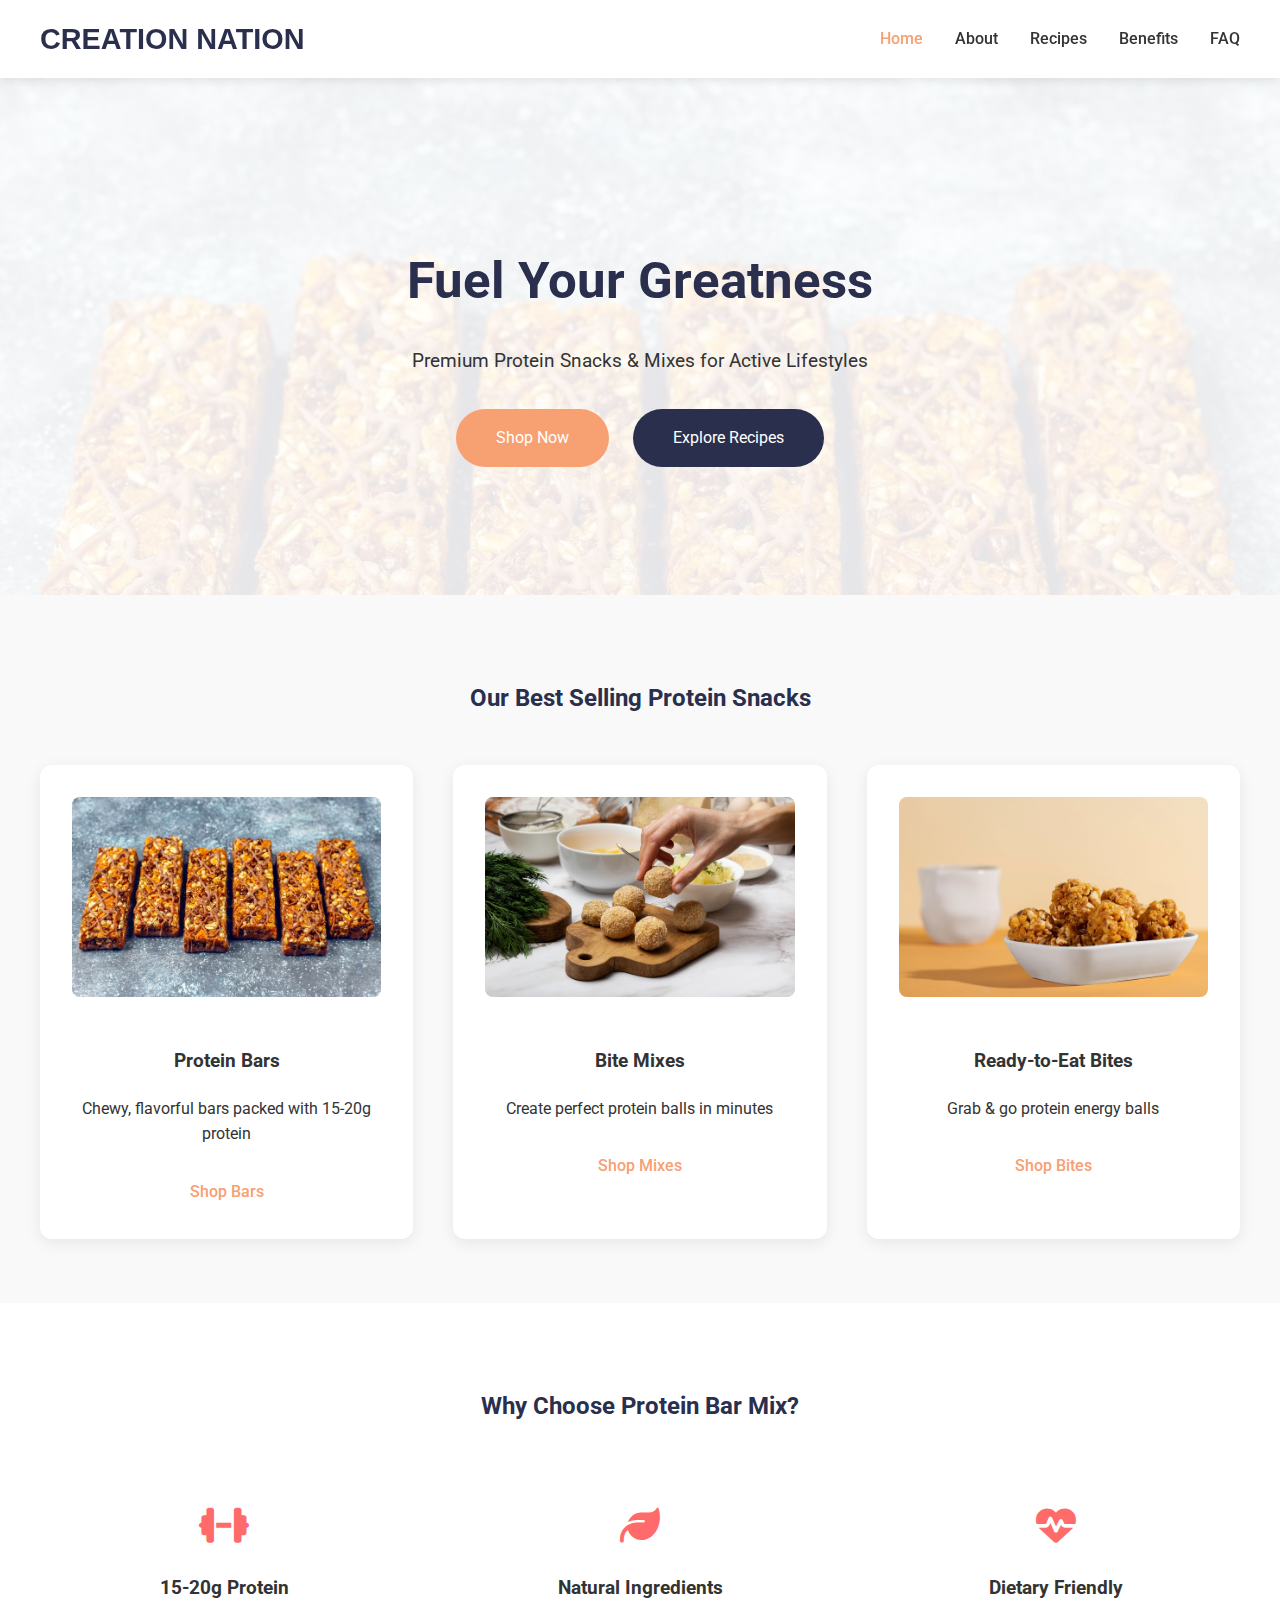
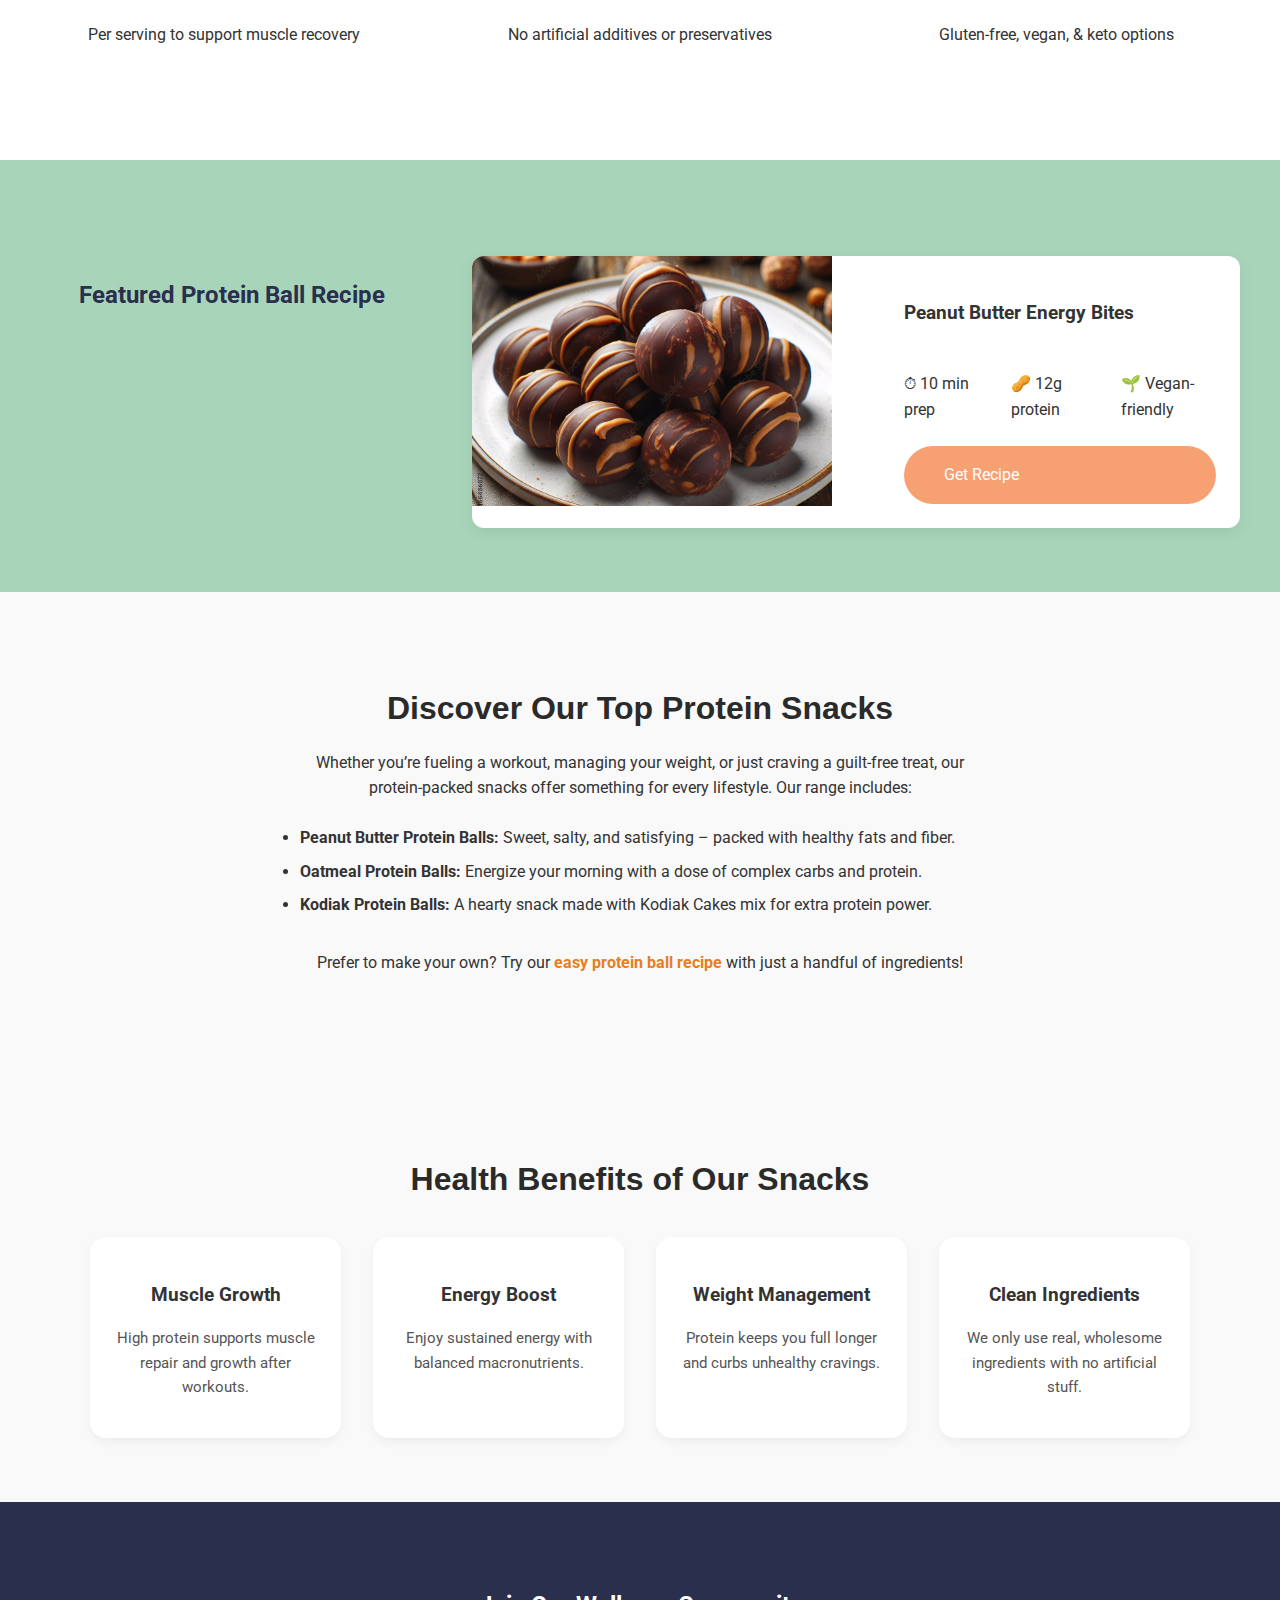
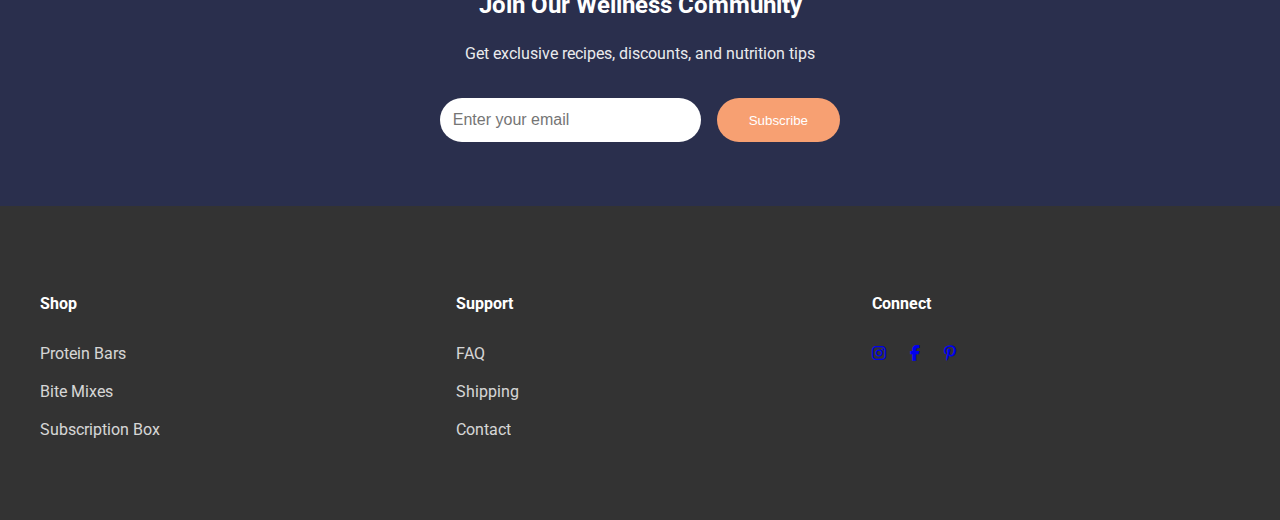
<file: index.html>
<!DOCTYPE html>
<html lang="en">
  <head>
    <meta charset="UTF-8" />
    <meta
      name="viewport"
      content="width=device-width, initial-scale=1.0" />
    <meta
      name="title"
      content="Protein Bar Mix | Healthy Protein Snacks & Recipes" />
    <meta
      name="description"
      content="Discover premium protein bars, bites, and mixes. Fuel your active lifestyle with our delicious, nutrient-packed snacks and easy protein ball recipes." />
    <title>Protein Bar Mix - Healthy Protein Snacks & Energy Bites</title>
    <link
      rel="stylesheet"
      href="styles.css" />
    <link
      rel="preconnect"
      href="https://fonts.googleapis.com" />
    <link
      rel="preconnect"
      href="https://fonts.gstatic.com"
      crossorigin />
    <link
      href="https://fonts.googleapis.com/css2?family=Roboto:ital,wght@0,100..900;1,100..900&display=swap"
      rel="stylesheet" />
    <link
      rel="stylesheet"
      href="https://cdnjs.cloudflare.com/ajax/libs/font-awesome/6.5.0/css/all.min.css" />
  </head>
  <body>
    <header class="header">
      <nav class="navbar">
        <div class="logo">CREATION NATION</div>
        <ul class="nav-links">
          <li>
            <a
              class="active"
              href="/"
              >Home</a
            >
          </li>
          <li><a href="about.html">About</a></li>
          <li><a href="recipes.html">Recipes</a></li>
          <li><a href="benefits.html">Benefits</a></li>
          <li><a href="faq.html">FAQ</a></li>
        </ul>
      </nav>
    </header>

    <main>
      <section class="hero">
        <div class="hero-content">
          <h1>Fuel Your Greatness</h1>
          <p>Premium Protein Snacks & Mixes for Active Lifestyles</p>
          <div class="cta-container">
            <a
              href="#shop"
              class="cta-button"
              >Shop Now</a
            >
            <a
              href="#recipes"
              class="cta-button secondary"
              >Explore Recipes</a
            >
          </div>
        </div>
      </section>

      <section
        id="shop"
        class="products-section">
        <h2>Our Best Selling Protein Snacks</h2>
        <div class="product-grid">
          <div class="product-card">
            <img
              src="assets/protein-bars.webp"
              alt="A variety of high-protein bars showcasing different flavors and textures, perfect
              for a healthy snack option." />
            <h3>Protein Bars</h3>
            <p>Chewy, flavorful bars packed with 15-20g protein</p>
            <a
              href="#"
              class="product-cta"
              >Shop Bars</a
            >
          </div>
          <div class="product-card">
            <img
              src="assets/bite-mixes.webp"
              alt="An assortment of bite-sized protein mixes arranged neatly on a wooden surface, showcasing different flavors and ingredients like oats, nuts, and chocolate chips." />
            <h3>Bite Mixes</h3>
            <p>Create perfect protein balls in minutes</p>
            <a
              href="#"
              class="product-cta"
              >Shop Mixes</a
            >
          </div>
          <div class="product-card">
            <img
              src="assets/protein-balls.webp"
              alt="Protein balls - healthy, energy-packed snack with oats, peanut butter, and
              chocolate chips" />
            <h3>Ready-to-Eat Bites</h3>
            <p>Grab & go protein energy balls</p>
            <a
              href="#"
              class="product-cta"
              >Shop Bites</a
            >
          </div>
        </div>
      </section>

      <section class="benefits">
        <div class="benefits-content">
          <h2>Why Choose Protein Bar Mix?</h2>
          <div class="benefits-grid">
            <div class="benefit-item">
              <i class="fas fa-dumbbell"></i>
              <h3>15-20g Protein</h3>
              <p>Per serving to support muscle recovery</p>
            </div>
            <div class="benefit-item">
              <i class="fas fa-leaf"></i>
              <h3>Natural Ingredients</h3>
              <p>No artificial additives or preservatives</p>
            </div>
            <div class="benefit-item">
              <i class="fas fa-heartbeat"></i>
              <h3>Dietary Friendly</h3>
              <p>Gluten-free, vegan, & keto options</p>
            </div>
          </div>
        </div>
      </section>

      <section class="recipe-preview">
        <div class="recipe-content">
          <h2>Featured Protein Ball Recipe</h2>
          <div class="recipe-card">
            <div class="recipe-image">
              <img
                src="assets/peanut-butter-balls.webp"
                alt="Protein balls - healthy, energy-packed snack with oats, peanut butter, and
                chocolate chips" />
            </div>
            <div class="recipe-details">
              <h3>Peanut Butter Energy Bites</h3>
              <ul class="recipe-stats">
                <li>⏱ 10 min prep</li>
                <li>🥜 12g protein</li>
                <li>🌱 Vegan-friendly</li>
              </ul>
              <a
                href="recipes.html"
                class="cta-button"
                >Get Recipe</a
              >
            </div>
          </div>
        </div>
      </section>

      <section class="product-highlight">
        <div class="highlight-content">
          <h2>Discover Our Top Protein Snacks</h2>
          <p>
            Whether you’re fueling a workout, managing your weight, or just
            craving a guilt-free treat, our protein-packed snacks offer
            something for every lifestyle. Our range includes:
          </p>
          <ul class="highlight-list">
            <li>
              <strong>Peanut Butter Protein Balls:</strong> Sweet, salty, and
              satisfying – packed with healthy fats and fiber.
            </li>
            <li>
              <strong>Oatmeal Protein Balls:</strong> Energize your morning with
              a dose of complex carbs and protein.
            </li>
            <li>
              <strong>Kodiak Protein Balls:</strong> A hearty snack made with
              Kodiak Cakes mix for extra protein power.
            </li>
          </ul>
          <p>
            Prefer to make your own? Try our
            <a href="#recipe">easy protein ball recipe</a> with just a handful
            of ingredients!
          </p>
        </div>
      </section>

      <section class="health-benefits">
        <div class="benefits-wrapper">
          <h2>Health Benefits of Our Snacks</h2>
          <div class="benefits-columns">
            <div class="column">
              <h3>Muscle Growth</h3>
              <p>
                High protein supports muscle repair and growth after workouts.
              </p>
            </div>
            <div class="column">
              <h3>Energy Boost</h3>
              <p>Enjoy sustained energy with balanced macronutrients.</p>
            </div>
            <div class="column">
              <h3>Weight Management</h3>
              <p>Protein keeps you full longer and curbs unhealthy cravings.</p>
            </div>
            <div class="column">
              <h3>Clean Ingredients</h3>
              <p>
                We only use real, wholesome ingredients with no artificial
                stuff.
              </p>
            </div>
          </div>
        </div>
      </section>

      <section class="newsletter">
        <div class="newsletter-content">
          <h2>Join Our Wellness Community</h2>
          <p>Get exclusive recipes, discounts, and nutrition tips</p>
          <form class="newsletter-form">
            <input
              type="email"
              placeholder="Enter your email"
              required />
            <button type="submit">Subscribe</button>
          </form>
        </div>
      </section>
    </main>

    <footer class="footer">
      <div class="footer-content">
        <div class="footer-section">
          <h4>Shop</h4>
          <ul>
            <li><a href="#">Protein Bars</a></li>
            <li><a href="#">Bite Mixes</a></li>
            <li><a href="#">Subscription Box</a></li>
          </ul>
        </div>
        <div class="footer-section">
          <h4>Support</h4>
          <ul>
            <li><a href="faq.html">FAQ</a></li>
            <li><a href="#">Shipping</a></li>
            <li><a href="#">Contact</a></li>
          </ul>
        </div>
        <div class="footer-section">
          <h4>Connect</h4>
          <div class="social-icons">
            <a href="#"><i class="fab fa-instagram"></i></a>
            <a href="#"><i class="fab fa-facebook-f"></i></a>
            <a href="#"><i class="fab fa-pinterest-p"></i></a>
          </div>
        </div>
      </div>
    </footer>

    <!-- Google tag (gtag.js) -->
    <script
      async
      src="https://www.googletagmanager.com/gtag/js?id=G-W2KW7T6LHF"></script>
    <script>
      window.dataLayer = window.dataLayer || [];
      function gtag() {
        dataLayer.push(arguments);
      }
      gtag('js', new Date());

      gtag('config', 'G-W2KW7T6LHF');
    </script>
    <script src="script.js"></script>
  </body>
</html>
</file>
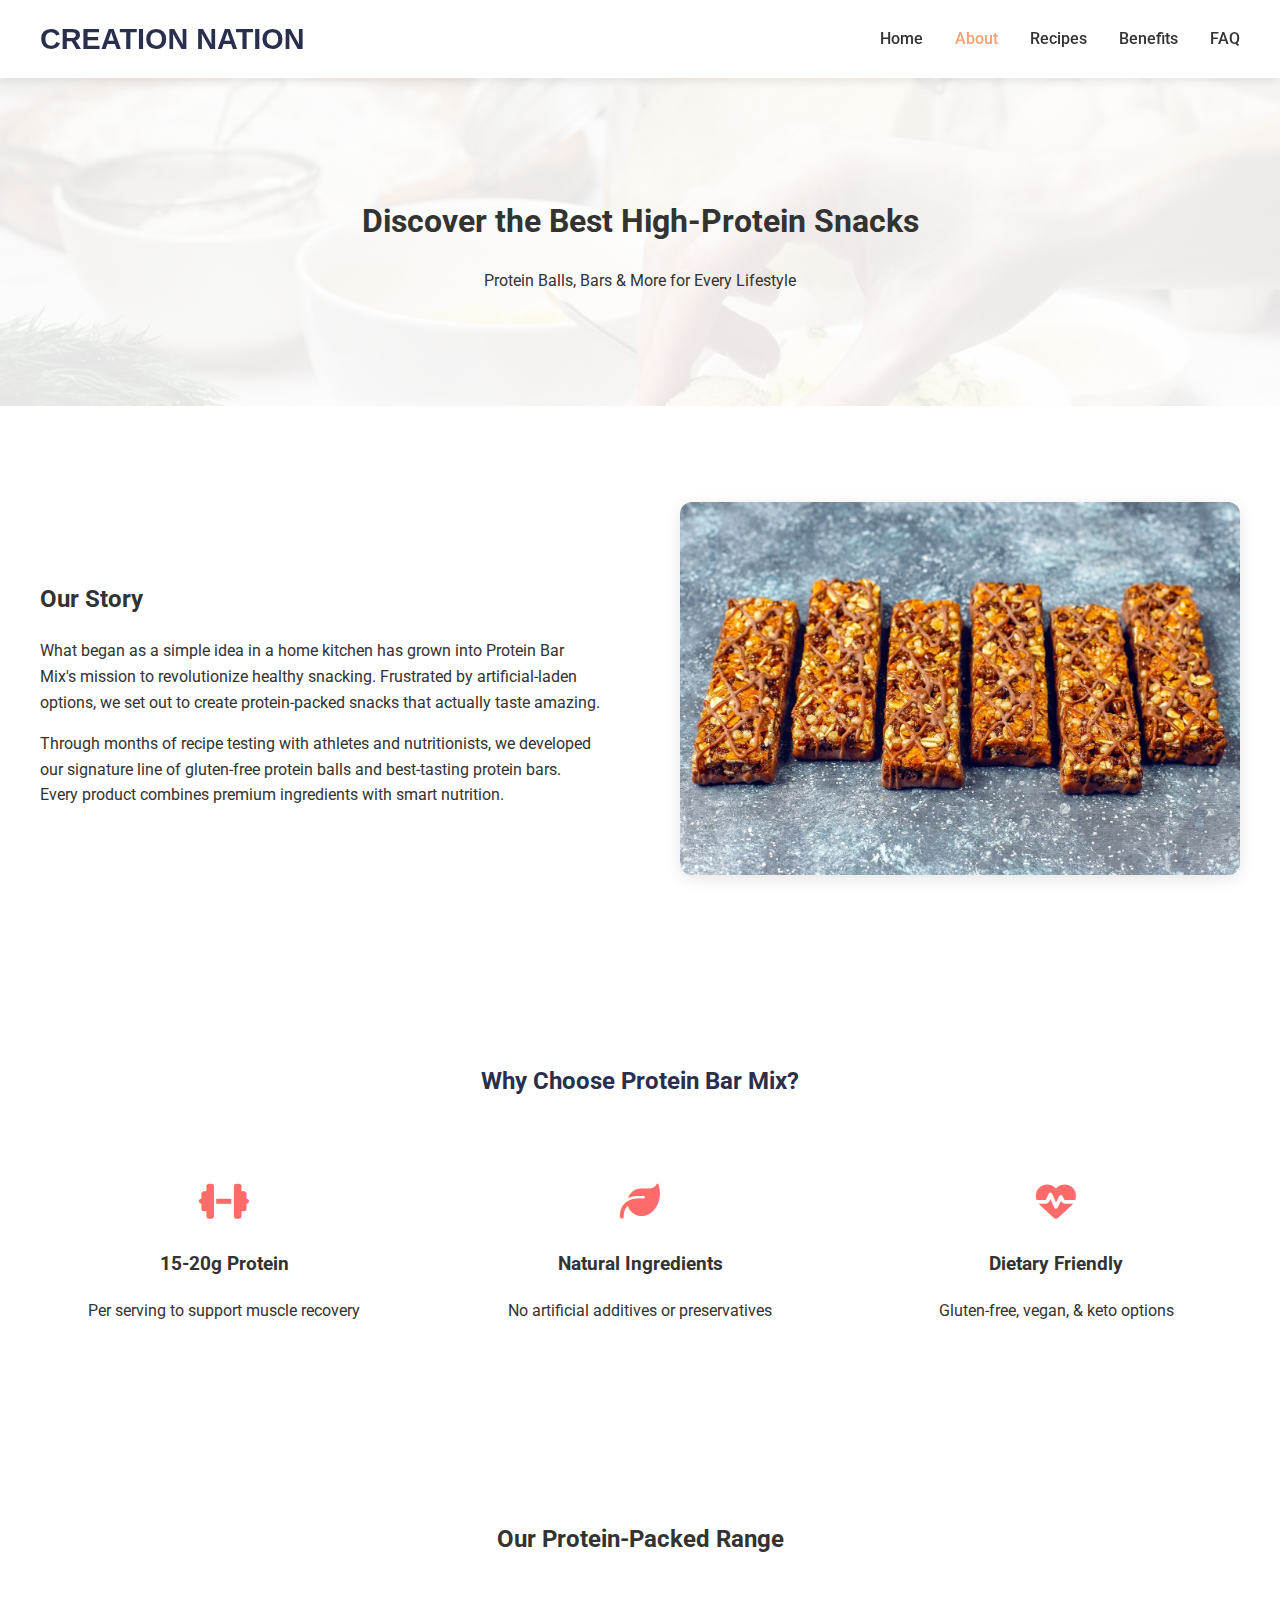
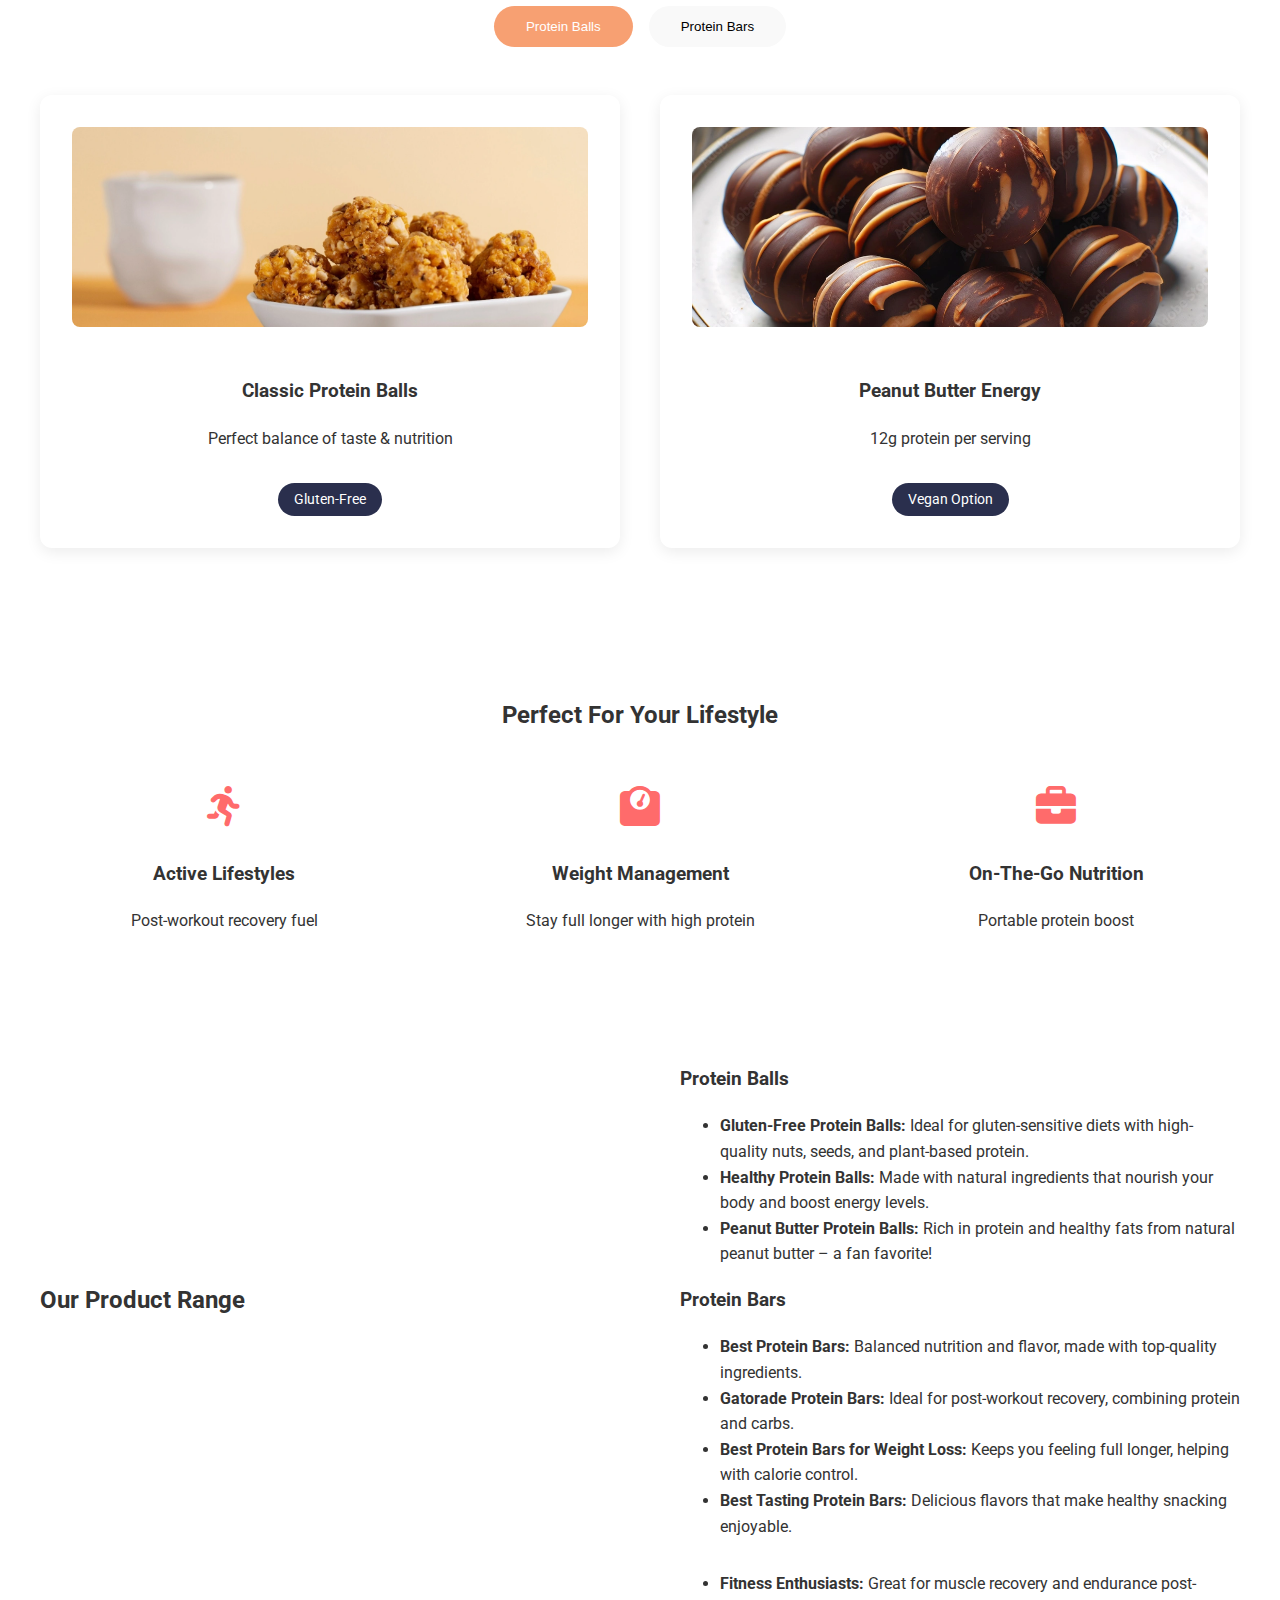
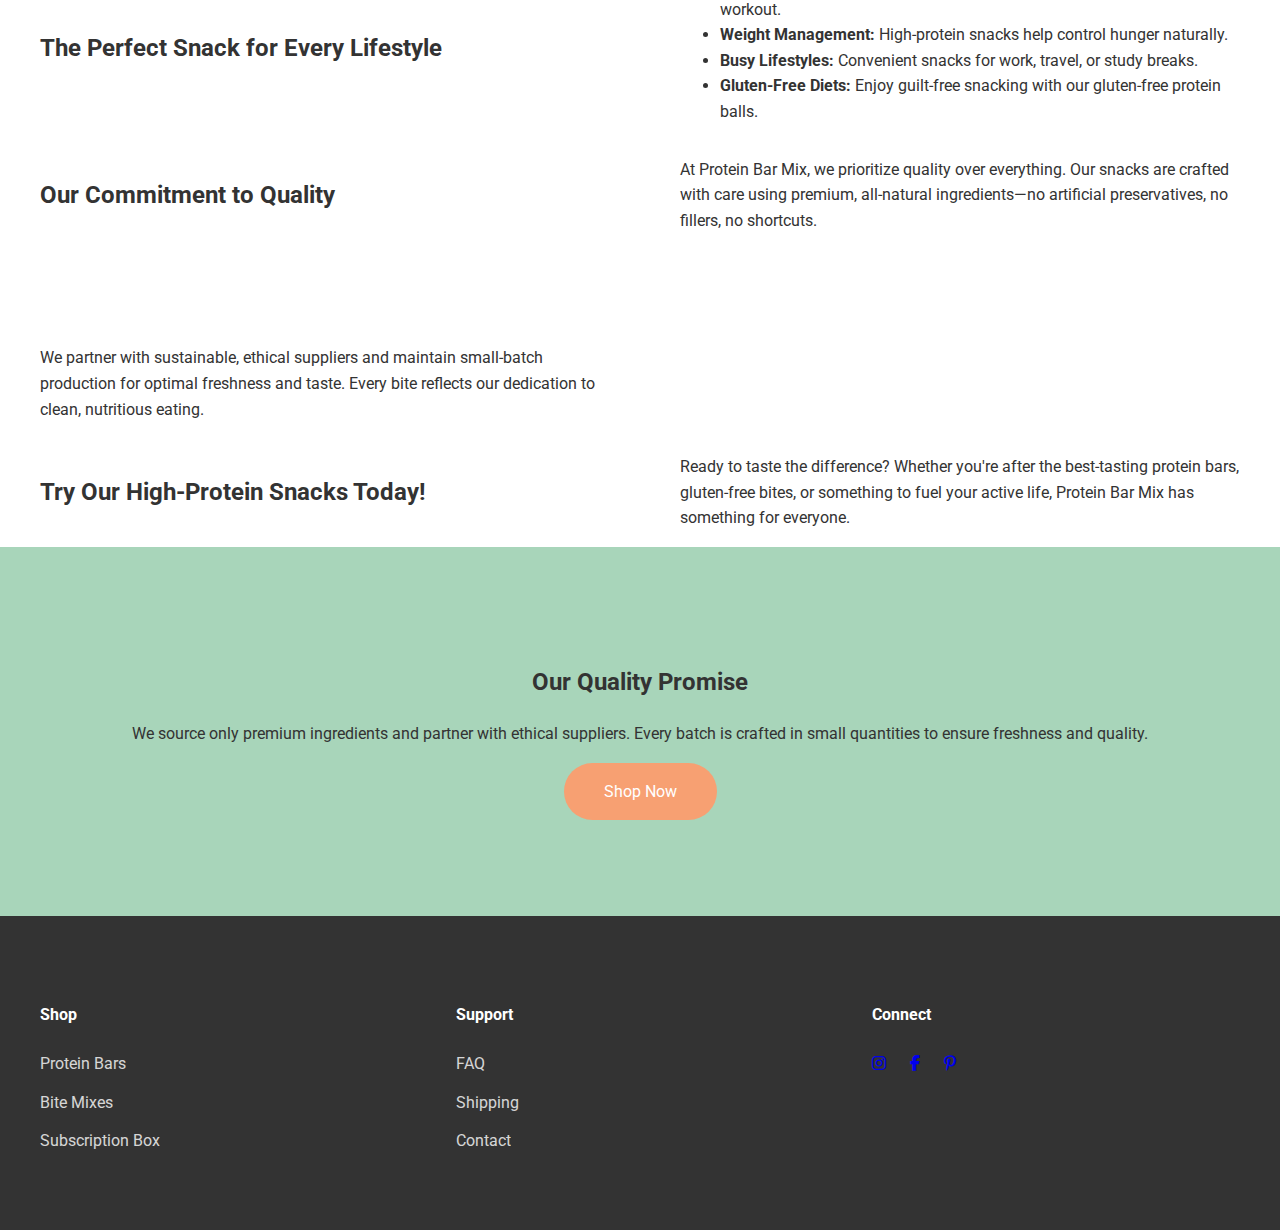
<file: about.html>
<!DOCTYPE html>
<html lang="en">
  <head>
    <meta charset="UTF-8" />
    <meta
      name="viewport"
      content="width=device-width, initial-scale=1.0" />
    <title>About Us | Protein Bar Mix - High-Protein Snacks & Recipes</title>
    <meta
      name="description"
      content="Discover the best high-protein snacks, including protein balls, protein bars, and gluten-free options. Explore healthy recipes, weight loss-friendly bars, and top-tasting protein snacks." />
    <link
      rel="stylesheet"
      href="styles.css" />
    <link
      rel="preconnect"
      href="https://fonts.googleapis.com" />
    <link
      rel="preconnect"
      href="https://fonts.gstatic.com"
      crossorigin />
    <link
      href="https://fonts.googleapis.com/css2?family=Roboto:ital,wght@0,100..900;1,100..900&display=swap"
      rel="stylesheet" />
    <link
      rel="stylesheet"
      href="https://cdnjs.cloudflare.com/ajax/libs/font-awesome/6.5.0/css/all.min.css" />
  </head>
  <body>
    <header class="header">
      <nav class="navbar">
        <div class="logo">CREATION NATION</div>
        <ul class="nav-links">
          <li><a href="/">Home</a></li>
          <li>
            <a
              class="active"
              href="about.html"
              >About</a
            >
          </li>
          <li><a href="recipes.html">Recipes</a></li>
          <li><a href="benefits.html">Benefits</a></li>
          <li><a href="faq.html">FAQ</a></li>
        </ul>
      </nav>
    </header>

    <main>
      <section class="about-hero">
        <div class="hero-content">
          <h1>Discover the Best High-Protein Snacks</h1>
          <p>Protein Balls, Bars & More for Every Lifestyle</p>
        </div>
      </section>

      <section class="our-story">
        <div class="section-content">
          <div class="story-text">
            <h2>Our Story</h2>
            <p>
              What began as a simple idea in a home kitchen has grown into
              Protein Bar Mix's mission to revolutionize healthy snacking.
              Frustrated by artificial-laden options, we set out to create
              protein-packed snacks that actually taste amazing.
            </p>
            <p>
              Through months of recipe testing with athletes and nutritionists,
              we developed our signature line of gluten-free protein balls and
              best-tasting protein bars. Every product combines premium
              ingredients with smart nutrition.
            </p>
          </div>
          <div class="story-image">
            <img
              src="assets/protein-bars.webp"
              alt="A variety of high-protein bars showcasing different flavors and textures, perfect
              for a healthy snack option." />
          </div>
        </div>
      </section>

      <section class="benefits">
        <div class="benefits-content">
          <h2>Why Choose Protein Bar Mix?</h2>
          <div class="benefits-grid">
            <div class="benefit-item">
              <i class="fas fa-dumbbell"></i>
              <h3>15-20g Protein</h3>
              <p>Per serving to support muscle recovery</p>
            </div>
            <div class="benefit-item">
              <i class="fas fa-leaf"></i>
              <h3>Natural Ingredients</h3>
              <p>No artificial additives or preservatives</p>
            </div>
            <div class="benefit-item">
              <i class="fas fa-heartbeat"></i>
              <h3>Dietary Friendly</h3>
              <p>Gluten-free, vegan, & keto options</p>
            </div>
          </div>
        </div>
      </section>

      <section class="product-range">
        <h2>Our Protein-Packed Range</h2>
        <div class="range-tabs">
          <button class="tab-active">Protein Balls</button>
          <button>Protein Bars</button>
        </div>

        <div class="tab-content active">
          <div class="product-grid">
            <div class="product-card">
              <img
                src="assets/protein-balls.webp"
                alt="Protein balls - healthy, energy-packed snack with oats, peanut butter, and
                chocolate chips" />
              <h3>Classic Protein Balls</h3>
              <p>Perfect balance of taste & nutrition</p>
              <span class="tag">Gluten-Free</span>
            </div>
            <div class="product-card">
              <img
                src="assets/peanut-butter-balls.webp"
                alt="Protein balls - healthy, energy-packed snack with oats, peanut butter, and
                chocolate chips" />
              <h3>Peanut Butter Energy</h3>
              <p>12g protein per serving</p>
              <span class="tag">Vegan Option</span>
            </div>
          </div>
        </div>
      </section>

      <section class="lifestyle-fit">
        <h2>Perfect For Your Lifestyle</h2>
        <div class="lifestyle-grid">
          <div class="lifestyle-card">
            <i class="fas fa-running"></i>
            <h3>Active Lifestyles</h3>
            <p>Post-workout recovery fuel</p>
          </div>
          <div class="lifestyle-card">
            <i class="fas fa-weight"></i>
            <h3>Weight Management</h3>
            <p>Stay full longer with high protein</p>
          </div>
          <div class="lifestyle-card">
            <i class="fas fa-briefcase"></i>
            <h3>On-The-Go Nutrition</h3>
            <p>Portable protein boost</p>
          </div>
        </div>
      </section>

      <section class="product-info">
        <div class="section-content">
          <h2>Our Product Range</h2>
          <div class="range-description">
            <h3>Protein Balls</h3>
            <ul>
              <li>
                <strong>Gluten-Free Protein Balls:</strong> Ideal for
                gluten-sensitive diets with high-quality nuts, seeds, and
                plant-based protein.
              </li>
              <li>
                <strong>Healthy Protein Balls:</strong> Made with natural
                ingredients that nourish your body and boost energy levels.
              </li>
              <li>
                <strong>Peanut Butter Protein Balls:</strong> Rich in protein
                and healthy fats from natural peanut butter – a fan favorite!
              </li>
            </ul>

            <h3>Protein Bars</h3>
            <ul>
              <li>
                <strong>Best Protein Bars:</strong> Balanced nutrition and
                flavor, made with top-quality ingredients.
              </li>
              <li>
                <strong>Gatorade Protein Bars:</strong> Ideal for post-workout
                recovery, combining protein and carbs.
              </li>
              <li>
                <strong>Best Protein Bars for Weight Loss:</strong> Keeps you
                feeling full longer, helping with calorie control.
              </li>
              <li>
                <strong>Best Tasting Protein Bars:</strong> Delicious flavors
                that make healthy snacking enjoyable.
              </li>
            </ul>
          </div>
        </div>
      </section>

      <section class="lifestyle-uses">
        <div class="section-content">
          <h2>The Perfect Snack for Every Lifestyle</h2>
          <div class="lifestyle-list">
            <ul>
              <li>
                <strong>Fitness Enthusiasts:</strong> Great for muscle recovery
                and endurance post-workout.
              </li>
              <li>
                <strong>Weight Management:</strong> High-protein snacks help
                control hunger naturally.
              </li>
              <li>
                <strong>Busy Lifestyles:</strong> Convenient snacks for work,
                travel, or study breaks.
              </li>
              <li>
                <strong>Gluten-Free Diets:</strong> Enjoy guilt-free snacking
                with our gluten-free protein balls.
              </li>
            </ul>
          </div>
        </div>
      </section>

      <section class="quality-focus">
        <div class="section-content">
          <h2>Our Commitment to Quality</h2>
          <p>
            At Protein Bar Mix, we prioritize quality over everything. Our
            snacks are crafted with care using premium, all-natural
            ingredients—no artificial preservatives, no fillers, no shortcuts.
          </p>
          <p>
            We partner with sustainable, ethical suppliers and maintain
            small-batch production for optimal freshness and taste. Every bite
            reflects our dedication to clean, nutritious eating.
          </p>
        </div>
      </section>

      <section class="call-to-action">
        <div class="section-content">
          <h2>Try Our High-Protein Snacks Today!</h2>
          <p>
            Ready to taste the difference? Whether you're after the best-tasting
            protein bars, gluten-free bites, or something to fuel your active
            life, Protein Bar Mix has something for everyone.
          </p>
        </div>
      </section>

      <section class="commitment">
        <div class="commitment-content">
          <h2>Our Quality Promise</h2>
          <p>
            We source only premium ingredients and partner with ethical
            suppliers. Every batch is crafted in small quantities to ensure
            freshness and quality.
          </p>
          <a
            href="#shop"
            class="cta-button"
            >Shop Now</a
          >
        </div>
      </section>
    </main>

    <footer class="footer">
      <div class="footer-content">
        <div class="footer-section">
          <h4>Shop</h4>
          <ul>
            <li><a href="#">Protein Bars</a></li>
            <li><a href="#">Bite Mixes</a></li>
            <li><a href="#">Subscription Box</a></li>
          </ul>
        </div>
        <div class="footer-section">
          <h4>Support</h4>
          <ul>
            <li><a href="faq.html">FAQ</a></li>
            <li><a href="#">Shipping</a></li>
            <li><a href="#">Contact</a></li>
          </ul>
        </div>
        <div class="footer-section">
          <h4>Connect</h4>
          <div class="social-icons">
            <a href="#"><i class="fab fa-instagram"></i></a>
            <a href="#"><i class="fab fa-facebook-f"></i></a>
            <a href="#"><i class="fab fa-pinterest-p"></i></a>
          </div>
        </div>
      </div>
    </footer>

    <!-- Google tag (gtag.js) -->
    <script
      async
      src="https://www.googletagmanager.com/gtag/js?id=G-W2KW7T6LHF"></script>
    <script>
      window.dataLayer = window.dataLayer || [];
      function gtag() {
        dataLayer.push(arguments);
      }
      gtag('js', new Date());

      gtag('config', 'G-W2KW7T6LHF');
    </script>
    <script src="script.js"></script>
  </body>
</html>
</file>
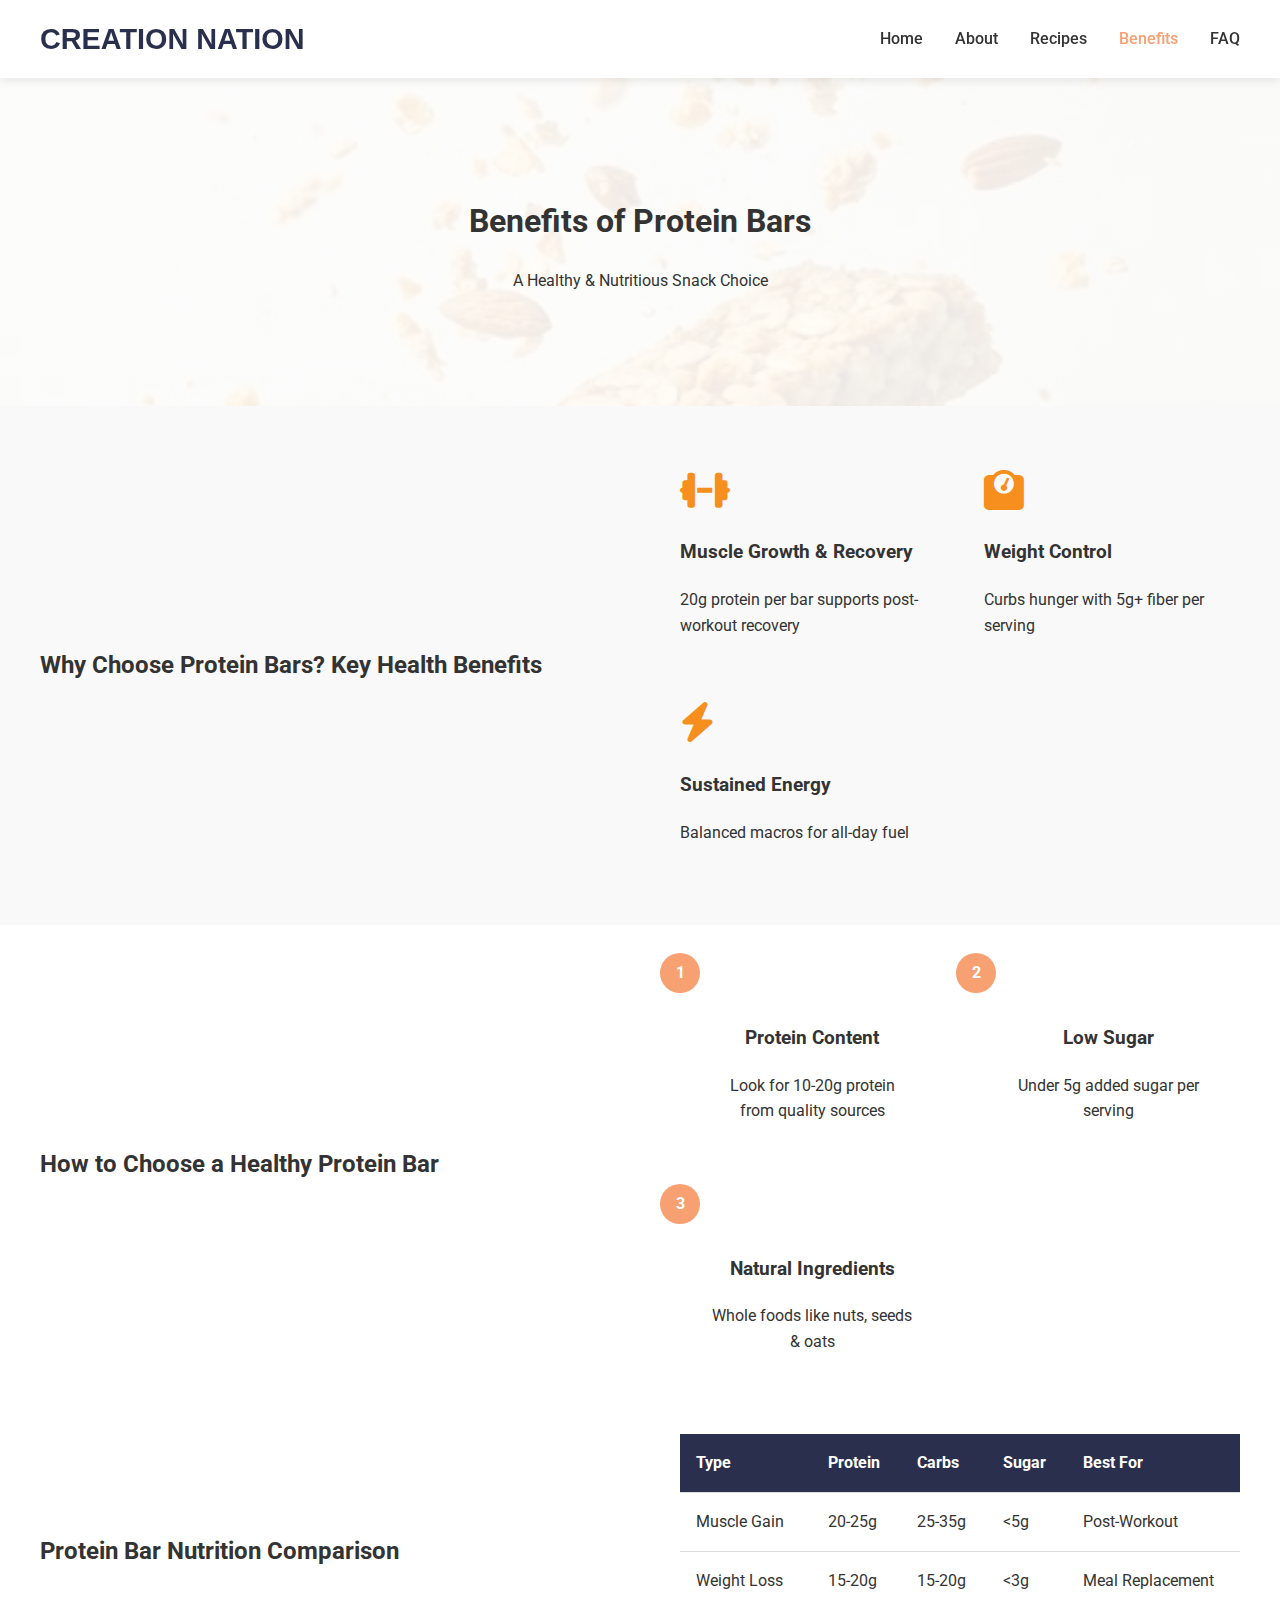
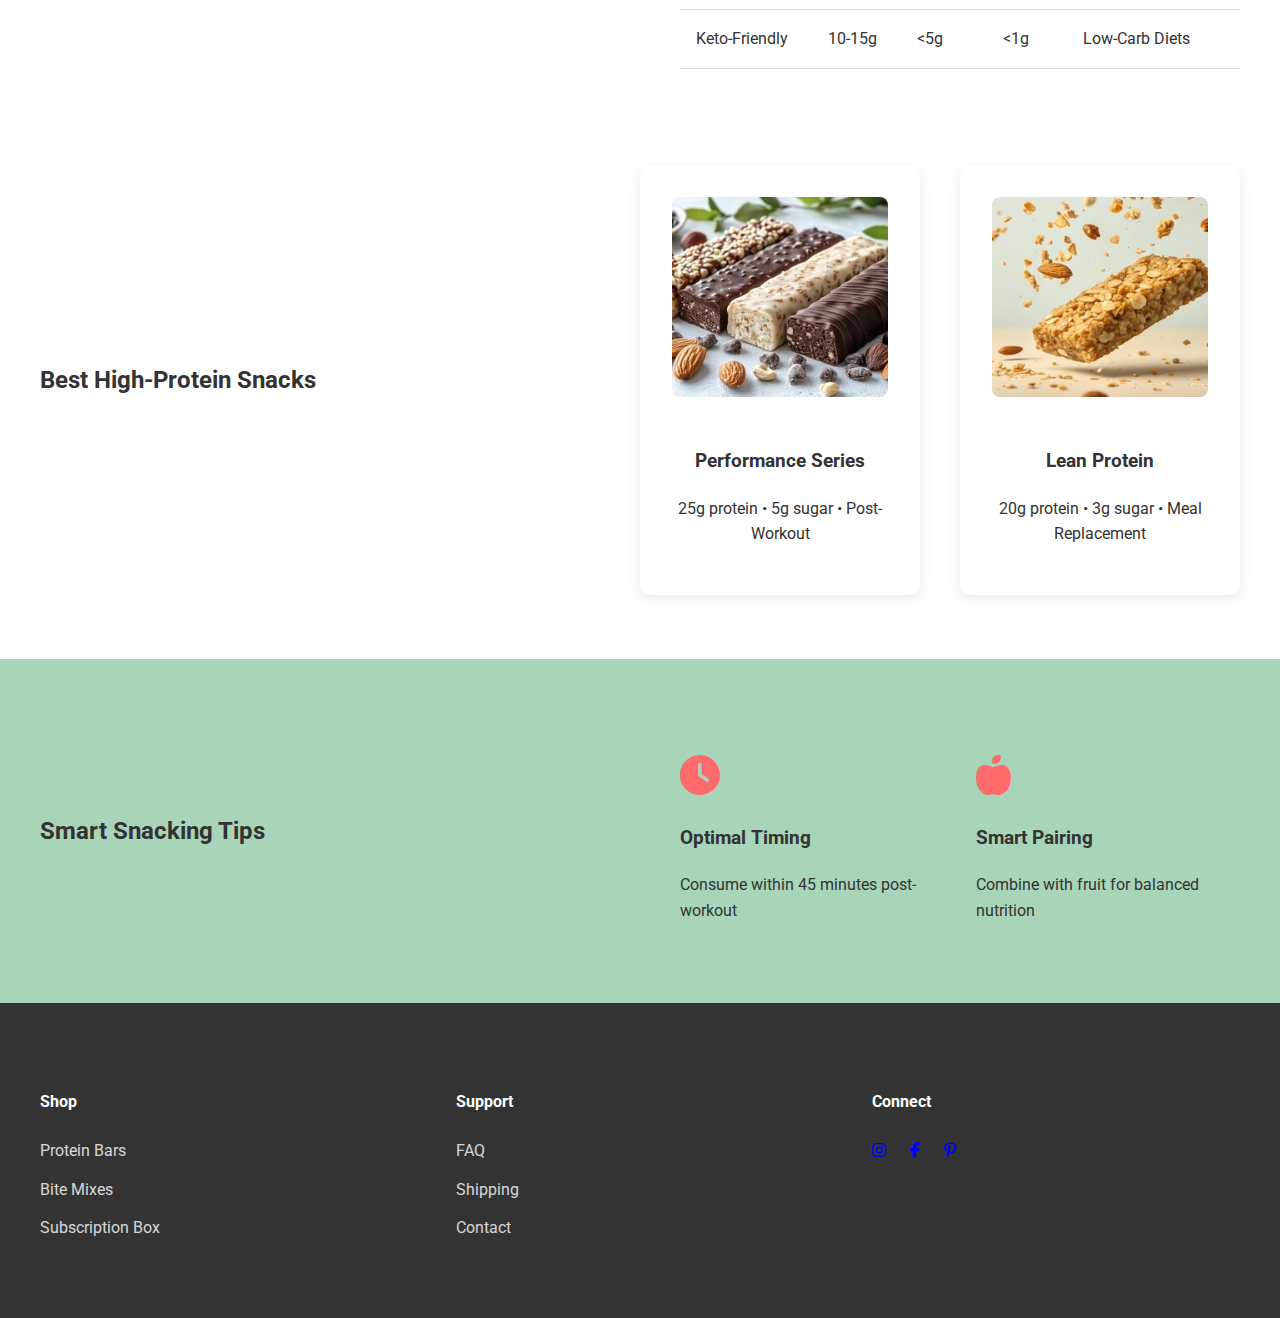
<file: benefits.html>
<!DOCTYPE html>
<html lang="en">
  <head>
    <meta charset="UTF-8" />
    <meta
      name="viewport"
      content="width=device-width, initial-scale=1.0" />
    <title>
      Benefits of Protein Bars | Protein Bar Mix - Nutrition & Health
    </title>
    <meta
      name="description"
      content="Discover the benefits of protein bars, from muscle recovery to weight loss. Learn how they support a healthy diet and serve as convenient nutritious snacks." />
    <link
      rel="stylesheet"
      href="styles.css" />
    <link
      rel="preconnect"
      href="https://fonts.googleapis.com" />
    <link
      rel="preconnect"
      href="https://fonts.gstatic.com"
      crossorigin />
    <link
      href="https://fonts.googleapis.com/css2?family=Roboto:ital,wght@0,100..900;1,100..900&display=swap"
      rel="stylesheet" />
    <link
      rel="stylesheet"
      href="https://cdnjs.cloudflare.com/ajax/libs/font-awesome/6.5.0/css/all.min.css" />
  </head>
  <body>
    <header class="header">
      <nav class="navbar">
        <div class="logo">CREATION NATION</div>
        <ul class="nav-links">
          <li><a href="/">Home</a></li>
          <li><a href="about.html">About</a></li>
          <li><a href="recipes.html">Recipes</a></li>
          <li>
            <a
              class="active"
              href="benefits.html"
              >Benefits</a
            >
          </li>
          <li><a href="faq.html">FAQ</a></li>
        </ul>
      </nav>
    </header>

    <main>
      <section class="benefits-hero">
        <div class="hero-content">
          <h1>Benefits of Protein Bars</h1>
          <p>A Healthy & Nutritious Snack Choice</p>
        </div>
      </section>

      <section class="key-benefits">
        <div class="section-content">
          <h2>Why Choose Protein Bars? Key Health Benefits</h2>
          <div class="benefits-grid">
            <div class="benefit-card">
              <i class="fas fa-dumbbell"></i>
              <h3>Muscle Growth & Recovery</h3>
              <p>20g protein per bar supports post-workout recovery</p>
            </div>
            <div class="benefit-card">
              <i class="fas fa-weight"></i>
              <h3>Weight Control</h3>
              <p>Curbs hunger with 5g+ fiber per serving</p>
            </div>
            <div class="benefit-card">
              <i class="fas fa-bolt"></i>
              <h3>Sustained Energy</h3>
              <p>Balanced macros for all-day fuel</p>
            </div>
          </div>
        </div>
      </section>

      <section class="choose-guide">
        <div class="section-content">
          <h2>How to Choose a Healthy Protein Bar</h2>
          <div class="guide-grid">
            <div class="guide-step">
              <div class="step-number">1</div>
              <h3>Protein Content</h3>
              <p>Look for 10-20g protein from quality sources</p>
            </div>
            <div class="guide-step">
              <div class="step-number">2</div>
              <h3>Low Sugar</h3>
              <p>Under 5g added sugar per serving</p>
            </div>
            <div class="guide-step">
              <div class="step-number">3</div>
              <h3>Natural Ingredients</h3>
              <p>Whole foods like nuts, seeds & oats</p>
            </div>
          </div>
        </div>
      </section>

      <section class="comparison">
        <div class="section-content">
          <h2>Protein Bar Nutrition Comparison</h2>
          <table class="nutrition-table">
            <thead>
              <tr>
                <th>Type</th>
                <th>Protein</th>
                <th>Carbs</th>
                <th>Sugar</th>
                <th>Best For</th>
              </tr>
            </thead>
            <tbody>
              <tr>
                <td>Muscle Gain</td>
                <td>20-25g</td>
                <td>25-35g</td>
                <td><5g</td>
                <td>Post-Workout</td>
              </tr>
              <tr>
                <td>Weight Loss</td>
                <td>15-20g</td>
                <td>15-20g</td>
                <td><3g</td>
                <td>Meal Replacement</td>
              </tr>
              <tr>
                <td>Keto-Friendly</td>
                <td>10-15g</td>
                <td><5g</td>
                <td><1g</td>
                <td>Low-Carb Diets</td>
              </tr>
            </tbody>
          </table>
        </div>
      </section>

      <section class="product-showcase">
        <div class="section-content">
          <h2>Best High-Protein Snacks</h2>
          <div class="product-grid">
            <div class="product-card">
              <img
                src="assets/muscle-bar.webp"
                alt="High-protein muscle gain bar with a dense, chocolate-coated exterior, placed on a gym bench with fitness gear in the background, emphasizing strength and performance." />
              <h3>Performance Series</h3>
              <p>25g protein • 5g sugar • Post-Workout</p>
            </div>
            <div class="product-card">
              <img
                src="assets/weightloss-bar.webp"
                alt="Light and nutritious weight loss bar topped with seeds and dried fruit, served on a white plate with fresh berries, symbolizing healthy snacking and portion control." />
              <h3>Lean Protein</h3>
              <p>20g protein • 3g sugar • Meal Replacement</p>
            </div>
          </div>
        </div>
      </section>

      <section class="expert-tips">
        <div class="section-content">
          <h2>Smart Snacking Tips</h2>
          <div class="tips-grid">
            <div class="tip-card">
              <i class="fas fa-clock"></i>
              <h3>Optimal Timing</h3>
              <p>Consume within 45 minutes post-workout</p>
            </div>
            <div class="tip-card">
              <i class="fas fa-apple-alt"></i>
              <h3>Smart Pairing</h3>
              <p>Combine with fruit for balanced nutrition</p>
            </div>
          </div>
        </div>
      </section>
    </main>

    <footer class="footer">
      <div class="footer-content">
        <div class="footer-section">
          <h4>Shop</h4>
          <ul>
            <li><a href="#">Protein Bars</a></li>
            <li><a href="#">Bite Mixes</a></li>
            <li><a href="#">Subscription Box</a></li>
          </ul>
        </div>
        <div class="footer-section">
          <h4>Support</h4>
          <ul>
            <li><a href="faq.html">FAQ</a></li>
            <li><a href="#">Shipping</a></li>
            <li><a href="#">Contact</a></li>
          </ul>
        </div>
        <div class="footer-section">
          <h4>Connect</h4>
          <div class="social-icons">
            <a href="#"><i class="fab fa-instagram"></i></a>
            <a href="#"><i class="fab fa-facebook-f"></i></a>
            <a href="#"><i class="fab fa-pinterest-p"></i></a>
          </div>
        </div>
      </div>
    </footer>

    <!-- Google tag (gtag.js) -->
    <script
      async
      src="https://www.googletagmanager.com/gtag/js?id=G-W2KW7T6LHF"></script>
    <script>
      window.dataLayer = window.dataLayer || [];
      function gtag() {
        dataLayer.push(arguments);
      }
      gtag('js', new Date());

      gtag('config', 'G-W2KW7T6LHF');
    </script>
    <script src="script.js"></script>
  </body>
</html>
</file>
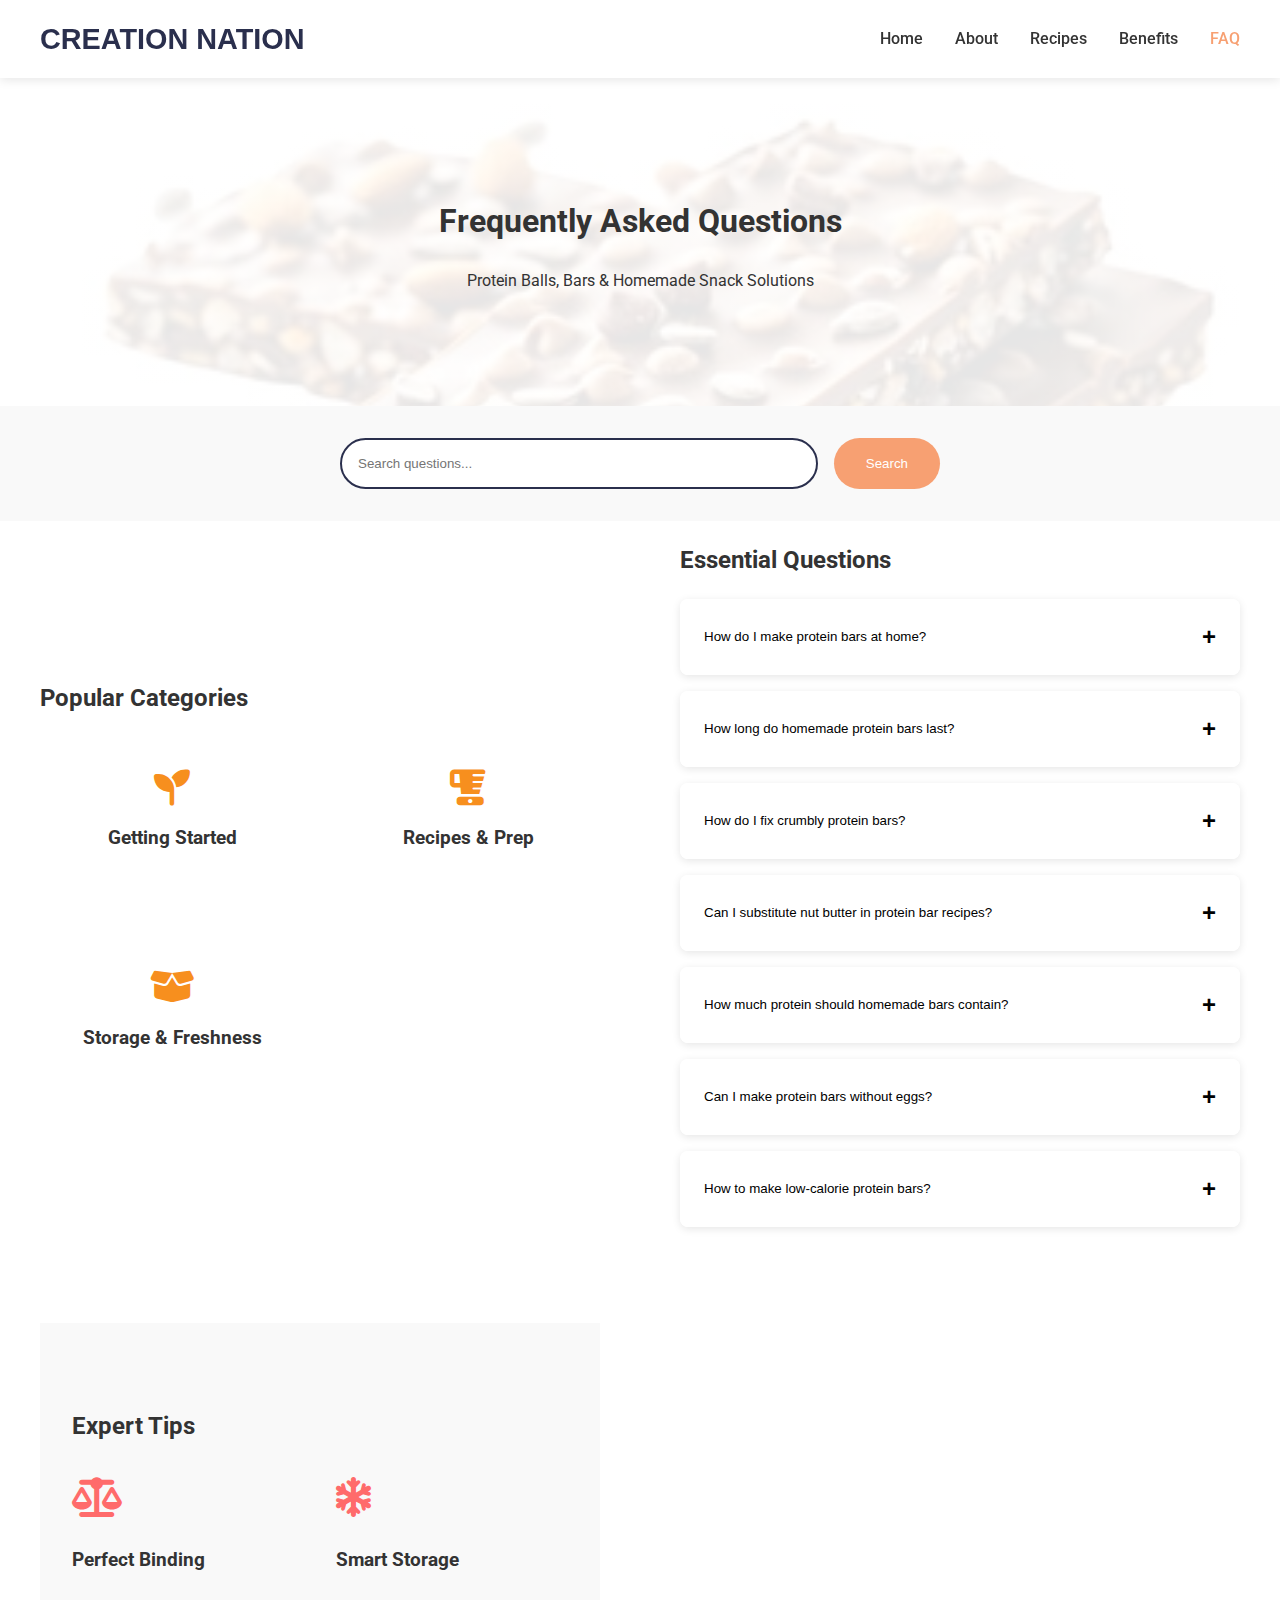
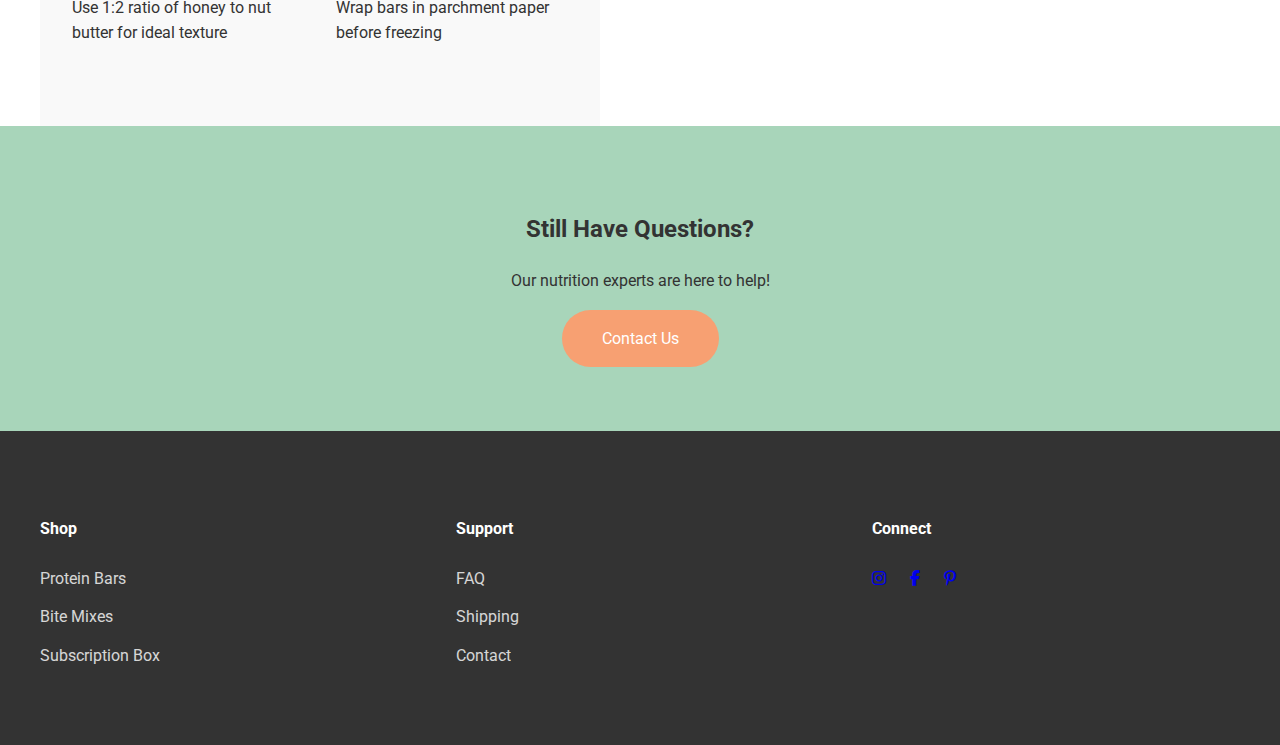
<file: faq.html>
<!DOCTYPE html>
<html lang="en">
  <head>
    <meta charset="UTF-8" />
    <meta
      name="viewport"
      content="width=device-width, initial-scale=1.0" />
    <title>FAQ | Protein Bar Mix - Protein Ball & Bar Solutions</title>
    <meta
      name="description"
      content="Find answers to common questions about making protein balls and bars. Learn tips for mixing, rolling, storing, and keeping your protein snacks fresh." />
    <link
      rel="stylesheet"
      href="styles.css" />
    <link
      rel="preconnect"
      href="https://fonts.googleapis.com" />
    <link
      rel="preconnect"
      href="https://fonts.gstatic.com"
      crossorigin />
    <link
      href="https://fonts.googleapis.com/css2?family=Roboto:ital,wght@0,100..900;1,100..900&display=swap"
      rel="stylesheet" />
    <link
      rel="stylesheet"
      href="https://cdnjs.cloudflare.com/ajax/libs/font-awesome/6.5.0/css/all.min.css" />
  </head>
  <body>
    <header class="header">
      <nav class="navbar">
        <div class="logo">CREATION NATION</div>
        <ul class="nav-links">
          <li><a href="/">Home</a></li>
          <li><a href="about.html">About</a></li>
          <li><a href="recipes.html">Recipes</a></li>
          <li><a href="benefits.html">Benefits</a></li>
          <li>
            <a
              class="active"
              href="faq.html"
              >FAQ</a
            >
          </li>
        </ul>
      </nav>
    </header>

    <main>
      <section class="faq-hero">
        <div class="hero-content">
          <h1>Frequently Asked Questions</h1>
          <p>Protein Balls, Bars & Homemade Snack Solutions</p>
        </div>
      </section>

      <section class="faq-search">
        <div class="search-container">
          <input
            type="text"
            placeholder="Search questions..."
            id="faqSearch" />
          <button type="button">Search</button>
        </div>
      </section>

      <section class="faq-main">
        <div class="section-content">
          <div class="faq-categories">
            <h2>Popular Categories</h2>
            <div class="category-grid">
              <a
                href="#basics"
                class="category-card">
                <i class="fas fa-seedling"></i>
                <h3>Getting Started</h3>
              </a>

              <a
                href="#recipes"
                class="category-card">
                <i class="fas fa-blender"></i>
                <h3>Recipes & Prep</h3>
              </a>

              <a
                href="#storage"
                class="category-card">
                <i class="fas fa-box-open"></i>
                <h3>Storage & Freshness</h3>
              </a>
            </div>
          </div>

          <div class="faq-accordion">
            <h2 id="basics">Essential Questions</h2>
            <div class="accordion-item">
              <button class="accordion-header">
                How do I make protein bars at home?
                <span class="toggle-icon">+</span>
              </button>
              <div class="accordion-content">
                <p>Create homemade protein bars in 3 easy steps:</p>
                <ol>
                  <li>
                    Mix base ingredients (oats, protein powder, nut butter)
                  </li>
                  <li>Add binders like honey or maple syrup</li>
                  <li>Press into pan and refrigerate for 2 hours</li>
                </ol>
              </div>
            </div>

            <div class="accordion-item">
              <button class="accordion-header">
                How long do homemade protein bars last?
                <span class="toggle-icon">+</span>
              </button>
              <div class="accordion-content">
                <p>Properly stored in airtight containers:</p>
                <ul>
                  <li>Refrigerator: 7-10 days</li>
                  <li>Freezer: Up to 3 months</li>
                </ul>
              </div>
            </div>

            <!-- Add after existing accordion items -->
            <div class="accordion-item">
              <button class="accordion-header">
                How do I fix crumbly protein bars?
                <span class="toggle-icon">+</span>
              </button>
              <div class="accordion-content">
                <p>For better binding:</p>
                <ul>
                  <li>
                    Increase sticky ingredients (honey, nut butter) by 1-2 tbsp
                  </li>
                  <li>Add 1 tbsp melted coconut oil</li>
                  <li>Press mixture firmly into pan</li>
                  <li>Chill for at least 4 hours before cutting</li>
                </ul>
              </div>
            </div>

            <div class="accordion-item">
              <button class="accordion-header">
                Can I substitute nut butter in protein bar recipes?
                <span class="toggle-icon">+</span>
              </button>
              <div class="accordion-content">
                <p>Yes! Try these alternatives:</p>
                <ul>
                  <li>Sunflower seed butter (nut-free)</li>
                  <li>Tahini (sesame paste)</li>
                  <li>Greek yogurt (reduces fat content)</li>
                  <li>Mashed banana (adds natural sweetness)</li>
                </ul>
              </div>
            </div>

            <div class="accordion-item">
              <button class="accordion-header">
                How much protein should homemade bars contain?
                <span class="toggle-icon">+</span>
              </button>
              <div class="accordion-content">
                <p>Ideal protein content depends on your goals:</p>
                <ul>
                  <li>General nutrition: 10-15g per bar</li>
                  <li>Post-workout recovery: 15-20g per bar</li>
                  <li>
                    Use our <a href="recipes.html">protein calculator</a> for
                    custom needs
                  </li>
                </ul>
              </div>
            </div>

            <div class="accordion-item">
              <button class="accordion-header">
                Can I make protein bars without eggs?
                <span class="toggle-icon">+</span>
              </button>
              <div class="accordion-content">
                <p>Absolutely! Try these egg substitutes:</p>
                <ul>
                  <li>1 tbsp chia seeds + 3 tbsp water = 1 egg</li>
                  <li>1/4 cup applesauce per egg</li>
                  <li>1 mashed banana for binding</li>
                  <li>Commercial egg replacer powders</li>
                </ul>
              </div>
            </div>

            <div class="accordion-item">
              <button class="accordion-header">
                How to make low-calorie protein bars?
                <span class="toggle-icon">+</span>
              </button>
              <div class="accordion-content">
                <p>Reduce calories while keeping protein high:</p>
                <ol>
                  <li>Use sugar-free protein powder</li>
                  <li>Replace honey with stevia or monk fruit</li>
                  <li>Increase fiber with psyllium husk</li>
                  <li>Use egg whites instead of whole eggs</li>
                  <li>Add volumizing ingredients like rice cakes</li>
                </ol>
              </div>
            </div>
          </div>

          <div class="pro-tips">
            <h2>Expert Tips</h2>
            <div class="tips-grid">
              <div class="tip-card">
                <i class="fas fa-balance-scale fa-3x"></i>
                <h3>Perfect Binding</h3>
                <p>Use 1:2 ratio of honey to nut butter for ideal texture</p>
              </div>

              <div class="tip-card">
                <i class="fas fa-snowflake fa-3x"></i>
                <h3>Smart Storage</h3>
                <p>Wrap bars in parchment paper before freezing</p>
              </div>
            </div>
          </div>
        </div>
      </section>

      <section class="contact-cta">
        <div class="cta-content">
          <h2>Still Have Questions?</h2>
          <p>Our nutrition experts are here to help!</p>
          <a
            href="contact.html"
            class="cta-button"
            >Contact Us</a
          >
        </div>
      </section>
    </main>

    <footer class="footer">
      <div class="footer-content">
        <div class="footer-section">
          <h4>Shop</h4>
          <ul>
            <li><a href="#">Protein Bars</a></li>
            <li><a href="#">Bite Mixes</a></li>
            <li><a href="#">Subscription Box</a></li>
          </ul>
        </div>
        <div class="footer-section">
          <h4>Support</h4>
          <ul>
            <li><a href="faq.html">FAQ</a></li>
            <li><a href="#">Shipping</a></li>
            <li><a href="#">Contact</a></li>
          </ul>
        </div>
        <div class="footer-section">
          <h4>Connect</h4>
          <div class="social-icons">
            <a href="#"><i class="fab fa-instagram"></i></a>
            <a href="#"><i class="fab fa-facebook-f"></i></a>
            <a href="#"><i class="fab fa-pinterest-p"></i></a>
          </div>
        </div>
      </div>
    </footer>

    <!-- Google tag (gtag.js) -->
    <script
      async
      src="https://www.googletagmanager.com/gtag/js?id=G-W2KW7T6LHF"></script>
    <script>
      window.dataLayer = window.dataLayer || [];
      function gtag() {
        dataLayer.push(arguments);
      }
      gtag('js', new Date());

      gtag('config', 'G-W2KW7T6LHF');
    </script>
    <script src="script.js"></script>
  </body>
</html>
</file>
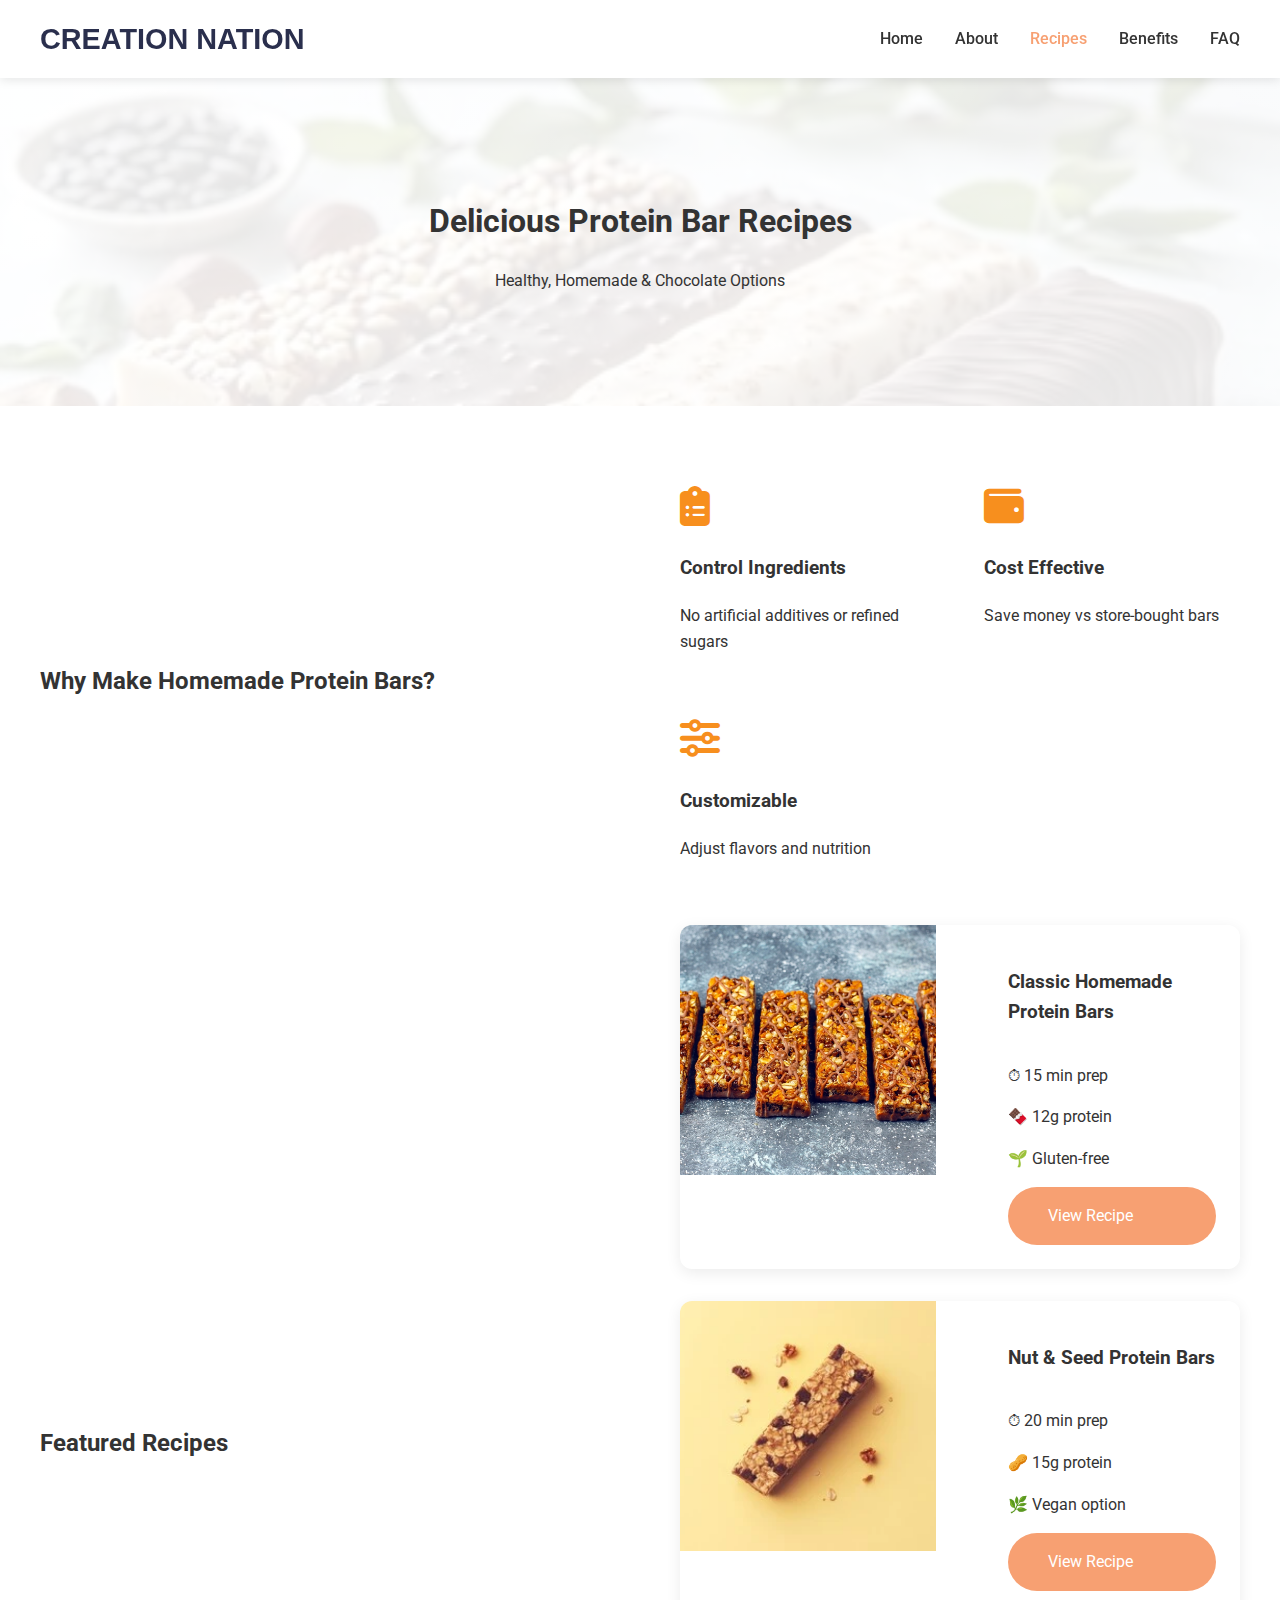
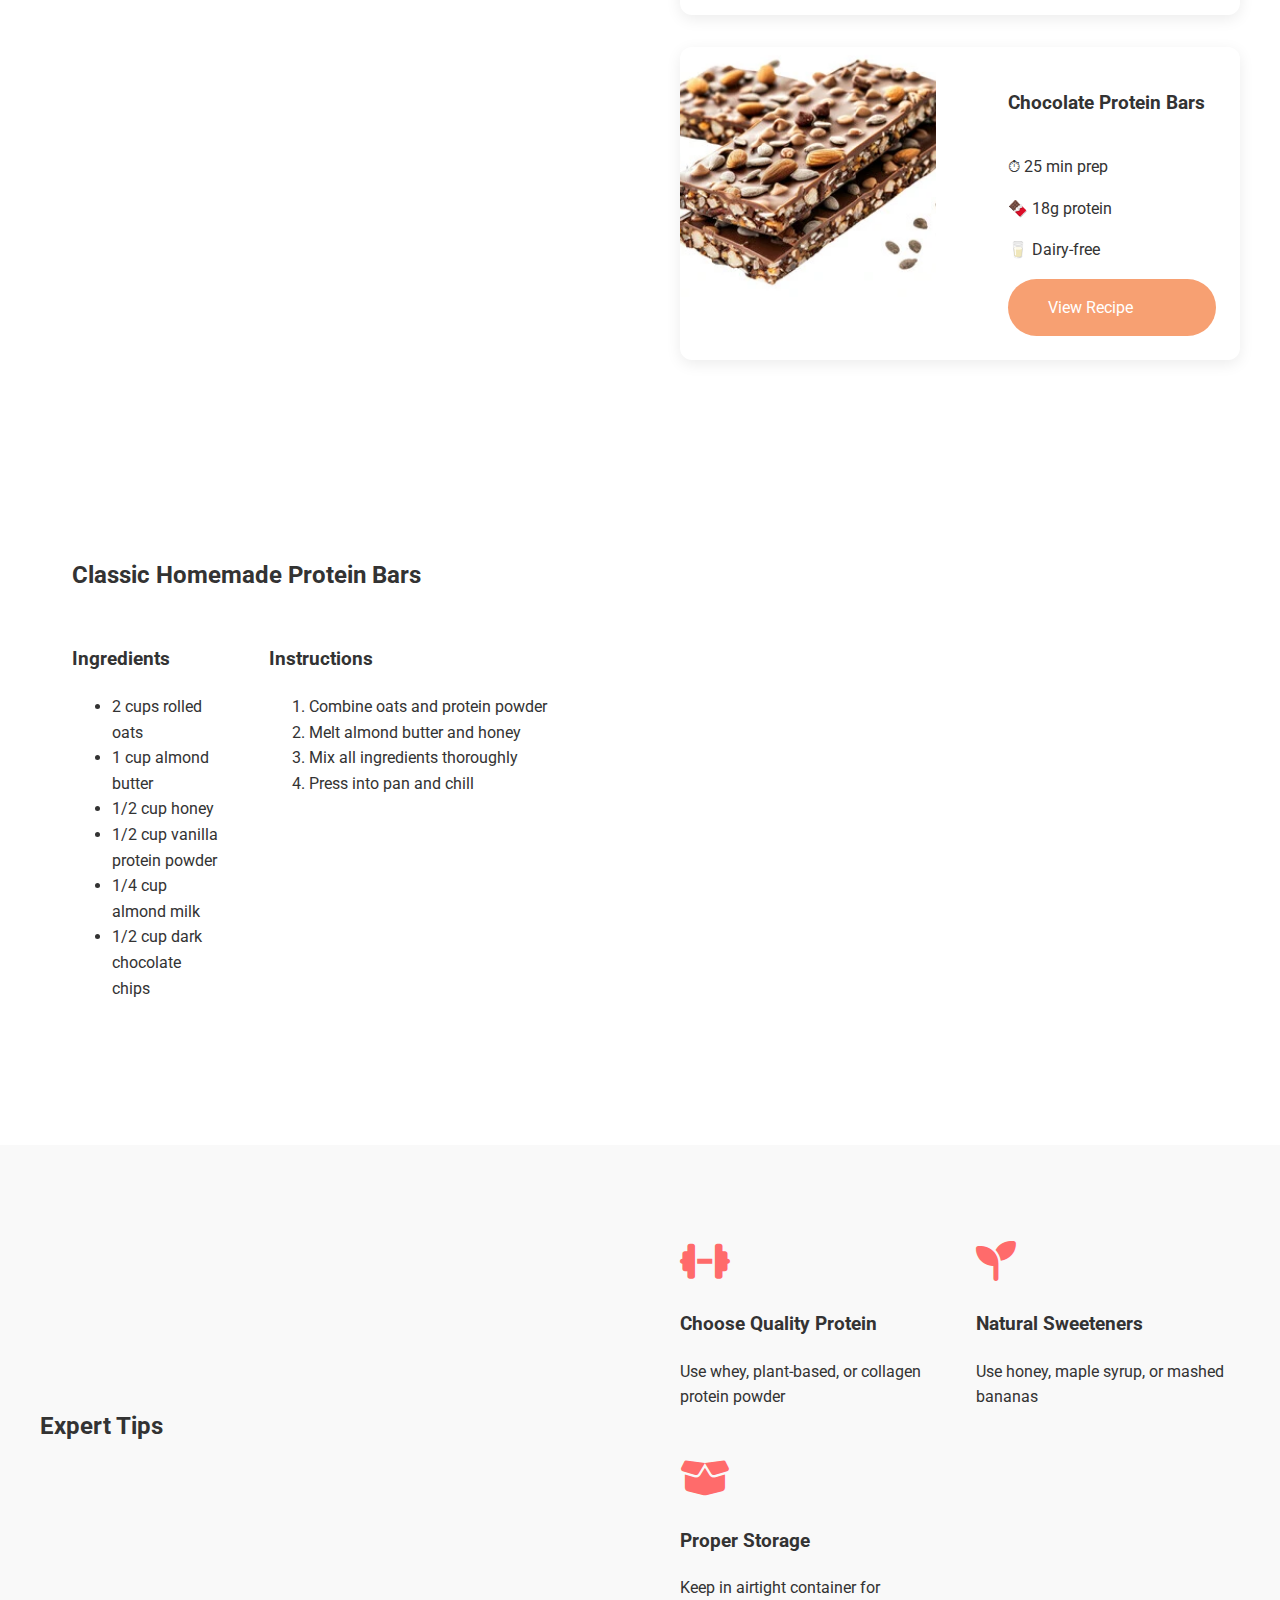
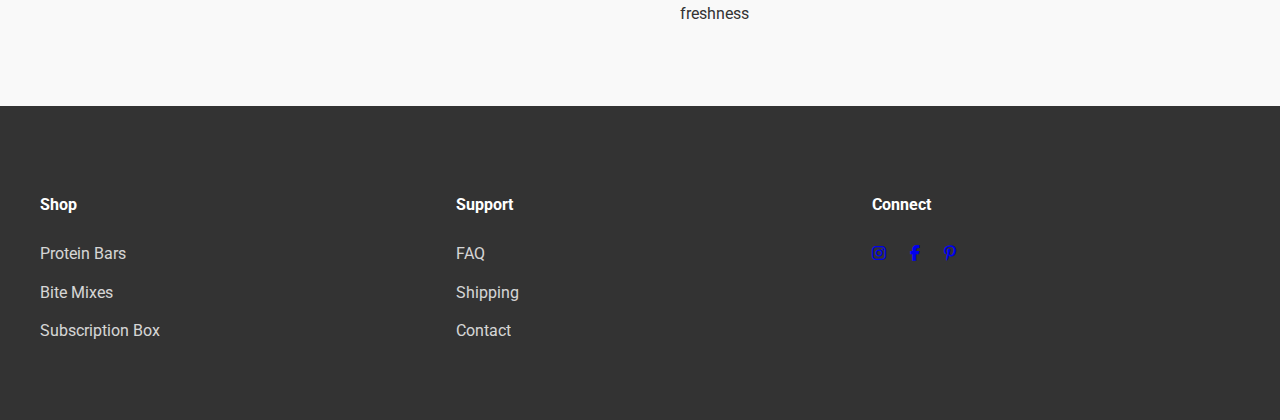
<file: recipes.html>
<!DOCTYPE html>
<html lang="en">
  <head>
    <meta charset="UTF-8" />
    <meta
      name="viewport"
      content="width=device-width, initial-scale=1.0" />
    <title>Protein Bar Recipes | Protein Bar Mix - Healthy & Homemade</title>
    <meta
      name="description"
      content="Discover easy protein bar recipes including healthy, homemade, and chocolate options. Perfect nutritious snacks packed with protein to fuel your day." />
    <link
      rel="stylesheet"
      href="styles.css" />
    <link
      rel="preconnect"
      href="https://fonts.googleapis.com" />
    <link
      rel="preconnect"
      href="https://fonts.gstatic.com"
      crossorigin />
    <link
      href="https://fonts.googleapis.com/css2?family=Roboto:ital,wght@0,100..900;1,100..900&display=swap"
      rel="stylesheet" />
    <link
      rel="stylesheet"
      href="https://cdnjs.cloudflare.com/ajax/libs/font-awesome/6.5.0/css/all.min.css" />
  </head>
  <body>
    <header class="header">
      <nav class="navbar">
        <div class="logo">CREATION NATION</div>
        <ul class="nav-links">
          <li><a href="/">Home</a></li>
          <li><a href="about.html">About</a></li>
          <li>
            <a
              class="active"
              href="recipes.html"
              >Recipes</a
            >
          </li>
          <li><a href="benefits.html">Benefits</a></li>
          <li><a href="faq.html">FAQ</a></li>
        </ul>
      </nav>
    </header>

    <main>
      <section class="recipe-hero">
        <div class="hero-content">
          <h1>Delicious Protein Bar Recipes</h1>
          <p>Healthy, Homemade & Chocolate Options</p>
        </div>
      </section>

      <section class="recipe-intro">
        <div class="section-content">
          <h2>Why Make Homemade Protein Bars?</h2>
          <div class="benefits-grid">
            <div class="benefit-card">
              <i class="fas fa-clipboard-list"></i>
              <h3>Control Ingredients</h3>
              <p>No artificial additives or refined sugars</p>
            </div>
            <div class="benefit-card">
              <i class="fas fa-wallet"></i>
              <h3>Cost Effective</h3>
              <p>Save money vs store-bought bars</p>
            </div>
            <div class="benefit-card">
              <i class="fas fa-sliders-h"></i>
              <h3>Customizable</h3>
              <p>Adjust flavors and nutrition</p>
            </div>
          </div>
        </div>
      </section>

      <section class="recipe-categories">
        <div class="section-content">
          <h2>Featured Recipes</h2>
          <div class="recipe-grid">
            <article class="recipe-card">
              <div class="recipe-image">
                <img
                  src="assets/protein-bars.webp"
                  alt="A variety of high-protein bars showcasing different flavors and textures, perfect
                  for a healthy snack option." />
              </div>
              <div class="recipe-details">
                <h3>Classic Homemade Protein Bars</h3>
                <div class="recipe-meta">
                  <span>⏱ 15 min prep</span>
                  <span>🍫 12g protein</span>
                  <span>🌱 Gluten-free</span>
                </div>
                <a
                  href="#classic-recipe"
                  class="cta-button"
                  >View Recipe</a
                >
              </div>
            </article>

            <article class="recipe-card">
              <div class="recipe-image">
                <img
                  src="assets/nut-bars.webp"
                  alt="Crunchy nut and seed protein bars packed with almonds, sunflower seeds, and chia, cut into rectangular pieces and displayed on parchment paper." />
              </div>
              <div class="recipe-details">
                <h3>Nut & Seed Protein Bars</h3>
                <div class="recipe-meta">
                  <span>⏱ 20 min prep</span>
                  <span>🥜 15g protein</span>
                  <span>🌿 Vegan option</span>
                </div>
                <a
                  href="#nut-recipe"
                  class="cta-button"
                  >View Recipe</a
                >
              </div>
            </article>

            <article class="recipe-card">
              <div class="recipe-image">
                <img
                  src="assets/chocolate-bars.webp"
                  alt="Stack of rich chocolate protein bars on a rustic wooden board, with visible layers of nuts and grains, highlighting their dense, nutritious texture." />
              </div>
              <div class="recipe-details">
                <h3>Chocolate Protein Bars</h3>
                <div class="recipe-meta">
                  <span>⏱ 25 min prep</span>
                  <span>🍫 18g protein</span>
                  <span>🥛 Dairy-free</span>
                </div>
                <a
                  href="#chocolate-recipe"
                  class="cta-button"
                  >View Recipe</a
                >
              </div>
            </article>
          </div>
        </div>
      </section>

      <section class="detailed-recipes">
        <div class="section-content">
          <!-- Classic Recipe -->
          <article
            id="classic-recipe"
            class="recipe-full">
            <h2>Classic Homemade Protein Bars</h2>
            <div class="recipe-content">
              <div class="ingredients">
                <h3>Ingredients</h3>
                <ul>
                  <li>2 cups rolled oats</li>
                  <li>1 cup almond butter</li>
                  <li>1/2 cup honey</li>
                  <li>1/2 cup vanilla protein powder</li>
                  <li>1/4 cup almond milk</li>
                  <li>1/2 cup dark chocolate chips</li>
                </ul>
              </div>
              <div class="instructions">
                <h3>Instructions</h3>
                <ol>
                  <li>Combine oats and protein powder</li>
                  <li>Melt almond butter and honey</li>
                  <li>Mix all ingredients thoroughly</li>
                  <li>Press into pan and chill</li>
                </ol>
              </div>
            </div>
          </article>

          <!-- Repeat similar structure for other recipes -->
        </div>
      </section>

      <section class="pro-tips">
        <div class="section-content">
          <h2>Expert Tips</h2>
          <div class="tips-grid">
            <div class="tip-card">
              <i class="fas fa-dumbbell"></i>
              <h3>Choose Quality Protein</h3>
              <p>Use whey, plant-based, or collagen protein powder</p>
            </div>
            <div class="tip-card">
              <i class="fas fa-seedling"></i>
              <h3>Natural Sweeteners</h3>
              <p>Use honey, maple syrup, or mashed bananas</p>
            </div>
            <div class="tip-card">
              <i class="fas fa-box-open"></i>
              <h3>Proper Storage</h3>
              <p>Keep in airtight container for freshness</p>
            </div>
          </div>
        </div>
      </section>
    </main>

    <footer class="footer">
      <div class="footer-content">
        <div class="footer-section">
          <h4>Shop</h4>
          <ul>
            <li><a href="#">Protein Bars</a></li>
            <li><a href="#">Bite Mixes</a></li>
            <li><a href="#">Subscription Box</a></li>
          </ul>
        </div>
        <div class="footer-section">
          <h4>Support</h4>
          <ul>
            <li><a href="faq.html">FAQ</a></li>
            <li><a href="#">Shipping</a></li>
            <li><a href="#">Contact</a></li>
          </ul>
        </div>
        <div class="footer-section">
          <h4>Connect</h4>
          <div class="social-icons">
            <a href="#"><i class="fab fa-instagram"></i></a>
            <a href="#"><i class="fab fa-facebook-f"></i></a>
            <a href="#"><i class="fab fa-pinterest-p"></i></a>
          </div>
        </div>
      </div>
    </footer>

    <!-- Google tag (gtag.js) -->
    <script
      async
      src="https://www.googletagmanager.com/gtag/js?id=G-W2KW7T6LHF"></script>
    <script>
      window.dataLayer = window.dataLayer || [];
      function gtag() {
        dataLayer.push(arguments);
      }
      gtag('js', new Date());

      gtag('config', 'G-W2KW7T6LHF');
    </script>
    <script src="script.js"></script>
  </body>
</html>
</file>
<file: styles.css>
:root {
  --primary-color: #2a2f4d;
  --secondary-color: #f7a072;
  --accent-color: #a8d5ba;
  --text-color: #333333;
  --light-bg: #f9f9f9;
}

body {
  font-family: 'Roboto', sans-serif;
  color: var(--text-color);
  line-height: 1.6;
  margin: 0;
}

/* Header */
.header {
  background: white;
  box-shadow: 0 2px 10px rgba(0, 0, 0, 0.1);
  padding: 1rem 0;
  position: sticky;
  top: 0;
  z-index: 100;
}

.navbar {
  display: flex;
  justify-content: space-between;
  align-items: center;
  max-width: 1200px;
  margin: 0 auto;
  padding: 0 2rem;
}

.logo {
  font-family: 'Montserrat', sans-serif;
  font-weight: 600;
  color: var(--primary-color);
  font-size: 1.8rem;
  text-decoration: none;
}

.nav-links {
  display: flex;
  gap: 2rem;
  list-style: none;
  margin: 0;
  padding: 0;
}

.nav-links a {
  color: var(--text-color);
  text-decoration: none;
  font-weight: 500;
  transition: color 0.3s ease;
}

.nav-links .active {
  color: var(--secondary-color) !important;
}

.nav-links a:hover {
  color: var(--secondary-color);
}

/* Hero Section */
.hero {
  background: linear-gradient(
      rgba(255, 255, 255, 0.9),
      rgba(255, 255, 255, 0.9)
    ),
    url('assets/protein-bars.webp');
  background-size: cover;
  padding: 8rem 2rem;
  text-align: center;
}

.hero-content {
  max-width: 800px;
  margin: 0 auto;
}

.hero h1 {
  font-size: 3.2rem;
  color: var(--primary-color);
  margin-bottom: 1.5rem;
}

.hero p {
  font-size: 1.2rem;
  margin-bottom: 2rem;
}

.cta-container {
  display: flex;
  gap: 1.5rem;
  justify-content: center;
}

.cta-button {
  background: var(--secondary-color);
  color: white;
  padding: 1rem 2.5rem;
  border-radius: 30px;
  transition: transform 0.3s ease;
  text-decoration: none;
  display: inline-block;
  border: none;
  cursor: pointer;
}

.cta-button.secondary {
  background: var(--primary-color);
}

.cta-button:hover {
  transform: translateY(-2px);
  box-shadow: 0 5px 15px rgba(0, 0, 0, 0.2);
}

.product-highlight,
.health-benefits {
  padding: 4rem 2rem;
  background: #f9f9f9;
  text-align: center;
}

.product-highlight h2,
.health-benefits h2 {
  font-family: 'Montserrat', sans-serif;
  font-size: 2rem;
  margin-bottom: 1rem;
  color: #2a2a2a;
}

.highlight-content p {
  max-width: 700px;
  margin: 0 auto 1.5rem;
  font-size: 1rem;
}

.highlight-list {
  list-style-type: disc;
  text-align: left;
  max-width: 700px;
  margin: 0 auto 2rem;
  padding-left: 1.2rem;
}

.highlight-list li {
  margin-bottom: 0.5rem;
}

.highlight-content a {
  color: #e67e22;
  font-weight: bold;
  text-decoration: none;
}

.benefits-wrapper {
  max-width: 1100px;
  margin: 0 auto;
}

.benefits-columns {
  display: grid;
  grid-template-columns: repeat(auto-fit, minmax(220px, 1fr));
  gap: 2rem;
  margin-top: 2rem;
}

.column {
  background: #fff;
  padding: 1.5rem;
  border-radius: 1rem;
  box-shadow: 0 4px 10px rgba(0, 0, 0, 0.05);
}

.column h3 {
  font-size: 1.2rem;
  margin-bottom: 0.5rem;
  color: #333;
}

.column p {
  font-size: 0.95rem;
  color: #555;
}

/* Products Section */
.products-section {
  padding: 4rem 2rem;
  background: var(--light-bg);
}

.products-section h2 {
  text-align: center;
  margin-bottom: 3rem;
  color: var(--primary-color);
}

.product-grid {
  display: grid;
  grid-template-columns: repeat(auto-fit, minmax(280px, 1fr));
  gap: 2.5rem;
  max-width: 1200px;
  margin: 0 auto;
}

.product-card {
  background: white;
  border-radius: 12px;
  padding: 2rem;
  box-shadow: 0 4px 15px rgba(0, 0, 0, 0.08);
  transition: transform 0.3s ease;
  text-align: center;
}

.product-card:hover {
  transform: translateY(-5px);
}

.product-card img {
  width: 100%;
  height: 200px;
  object-fit: cover;
  border-radius: 8px;
  margin-bottom: 1.5rem;
}

.product-cta {
  display: inline-block;
  margin-top: 1rem;
  color: var(--secondary-color);
  text-decoration: none;
  font-weight: 500;
  border-bottom: 2px solid transparent;
  transition: border-color 0.3s ease;
}

.product-cta:hover {
  border-bottom-color: var(--secondary-color);
}

.benefit-item i {
  font-size: 40px;
  color: #ff6b6b;
  margin-bottom: 10px;
}

/* Benefits Section */
.benefits {
  padding: 4rem 2rem;
}

.benefits-content {
  max-width: 1200px;
  margin: 0 auto;
}

.benefits h2 {
  text-align: center;
  margin-bottom: 3rem;
  color: var(--primary-color);
}

.benefits-grid {
  display: grid;
  grid-template-columns: repeat(auto-fit, minmax(220px, 1fr));
  gap: 3rem;
}

.benefit-item {
  text-align: center;
  padding: 2rem;
}

.benefit-item img {
  width: 80px;
  height: 80px;
  margin-bottom: 1.5rem;
}

/* Recipe Preview */
.recipe-preview {
  background: var(--accent-color);
  padding: 4rem 2rem;
}

.recipe-intro {
  margin-top: 80px;
}

.recipe-content {
  max-width: 1200px;
  margin: 0 auto;
}

.recipe-content h2 {
  text-align: center;
  margin-bottom: 3rem;
  color: var(--primary-color);
}

.recipe-card {
  display: grid;
  grid-template-columns: 1fr 1fr;
  gap: 3rem;
  background: white;
  border-radius: 12px;
  overflow: hidden;
  box-shadow: 0 4px 15px rgba(0, 0, 0, 0.08);
}

.recipe-image img {
  width: 100%;
  height: 100%;
  object-fit: cover;
}

.recipe-details {
  padding: 2rem;
  display: flex;
  flex-direction: column;
  justify-content: center;
}

.recipe-stats {
  list-style: none;
  padding: 0;
  display: flex;
  gap: 2rem;
  margin: 1.5rem 0;
}

.recipe-stats li {
  display: flex;
  align-items: center;
  gap: 0.5rem;
}

/* Newsletter */
.newsletter {
  background: var(--primary-color);
  color: white;
  padding: 4rem 2rem;
  text-align: center;
}

.newsletter-content {
  max-width: 600px;
  margin: 0 auto;
}

.newsletter h2 {
  margin-bottom: 1rem;
}

.newsletter p {
  margin-bottom: 2rem;
  opacity: 0.9;
}

.newsletter-form {
  display: flex;
  gap: 1rem;
  max-width: 400px;
  margin: 0 auto;
}

.newsletter-form input {
  flex: 1;
  padding: 0.8rem;
  border: none;
  border-radius: 30px;
  font-size: 1rem;
}

.newsletter-form button {
  background: var(--secondary-color);
  color: white;
  padding: 0.8rem 2rem;
  border: none;
  border-radius: 30px;
  cursor: pointer;
  transition: transform 0.3s ease;
}

.newsletter-form button:hover {
  transform: translateY(-2px);
}

/* Footer */
.footer {
  background: var(--text-color);
  color: white;
  padding: 4rem 2rem;
}

.footer-content {
  max-width: 1200px;
  margin: 0 auto;
  display: grid;
  grid-template-columns: repeat(auto-fit, minmax(200px, 1fr));
  gap: 3rem;
}

.footer-section h4 {
  margin-bottom: 1.5rem;
}

.footer-section ul {
  list-style: none;
  padding: 0;
  margin: 0;
}

.footer-section ul li {
  margin-bottom: 0.8rem;
}

.footer-section ul li a {
  color: white;
  text-decoration: none;
  opacity: 0.8;
  transition: opacity 0.3s ease;
}

.footer-section ul li a:hover {
  opacity: 1;
}

.social-icons {
  display: flex;
  gap: 1.5rem;
  margin-top: 1rem;
}

.social-icons img {
  width: 24px;
  height: 24px;
  opacity: 0.8;
  transition: opacity 0.3s ease;
}

.social-icons img:hover {
  opacity: 1;
}

/* Responsive Design */
@media (max-width: 768px) {
  .navbar {
    flex-direction: column;
    gap: 1rem;
    text-align: center;
  }

  .hero h1 {
    font-size: 2.5rem;
  }

  .cta-container {
    flex-direction: column;
  }

  .recipe-card {
    grid-template-columns: 1fr;
  }

  .newsletter-form {
    flex-direction: column;
  }

  .highlight-list {
    padding-left: 1rem;
  }

  .product-grid {
    grid-template-columns: auto;
  }
}

/* About Page Styles */
.about-hero {
  background: linear-gradient(
      rgba(255, 255, 255, 0.9),
      rgba(255, 255, 255, 0.9)
    ),
    url('assets/bite-mixes.webp');
  background-size: cover;
  padding: 6rem 2rem;
  text-align: center;
}

.lifestyle-card i {
  font-size: 40px;
  color: #ff6b6b;
  margin-bottom: 15px;
}

.our-story {
  padding: 6rem 2rem;
}

.section-content {
  max-width: 1200px;
  margin: 0 auto;
  display: grid;
  grid-template-columns: 1fr 1fr;
  gap: 5rem;
  align-items: center;
}

.story-image img {
  width: 100%;
  border-radius: 12px;
  box-shadow: 0 4px 15px rgba(0, 0, 0, 0.1);
}

.why-choose {
  background: var(--light-bg);
  padding: 4rem 2rem;
}

.range-tabs {
  display: flex;
  gap: 1rem;
  justify-content: center;
  margin: 3rem 0;
}

.range-tabs button {
  padding: 0.8rem 2rem;
  border: none;
  border-radius: 30px;
  background: var(--light-bg);
  cursor: pointer;
}

.range-tabs .tab-active {
  background: var(--secondary-color);
  color: white;
}

.lifestyle-grid {
  display: grid;
  grid-template-columns: repeat(auto-fit, minmax(200px, 1fr));
  gap: 3rem;
  max-width: 1200px;
  margin: 0 auto;
}

.lifestyle-card {
  text-align: center;
  padding: 2rem;
  background: white;
  border-radius: 12px;
  transition: transform 0.3s ease;
}

.lifestyle-card:hover {
  transform: translateY(-5px);
}

.commitment {
  text-align: center;
  padding: 6rem 2rem;
  background: var(--accent-color);
}

.tag {
  display: inline-block;
  padding: 0.3rem 1rem;
  background: var(--primary-color);
  color: white;
  border-radius: 20px;
  font-size: 0.9rem;
  margin-top: 1rem;
}

.product-range,
.lifestyle-fit {
  padding: 4rem 2rem;
  text-align: center;
}

@media (max-width: 768px) {
  .section-content {
    grid-template-columns: 1fr;
    text-align: center;
    gap: 3rem;
  }

  .story-image {
    order: -1;
  }
}

/* Recipe Page Styles */
.recipe-hero {
  background: linear-gradient(
      rgba(255, 255, 255, 0.9),
      rgba(255, 255, 255, 0.9)
    ),
    url('assets/muscle-bar.webp');
  background-size: cover;
  padding: 6rem 2rem;
  text-align: center;
}

.recipe-grid {
  display: grid;
  grid-template-columns: repeat(auto-fit, minmax(300px, 1fr));
  gap: 2rem;
  margin: 3rem 0;
}

.recipe-card {
  background: white;
  border-radius: 12px;
  overflow: hidden;
  box-shadow: 0 4px 15px rgba(0, 0, 0, 0.08);
  transition: transform 0.3s ease;
}

.recipe-card:hover {
  transform: translateY(-5px);
}

.recipe-image img {
  width: 100%;
  height: 250px;
  object-fit: cover;
}

.recipe-details {
  padding: 1.5rem;
}

.recipe-meta {
  display: flex;
  gap: 1rem;
  margin: 1rem 0;
  flex-wrap: wrap;
}

.detailed-recipes {
  padding: 4rem 2rem;
}

.recipe-full {
  background: white;
  padding: 2rem;
  border-radius: 12px;
  margin: 2rem 0;
}

.recipe-content {
  display: grid;
  grid-template-columns: 1fr 2fr;
  gap: 3rem;
  margin-top: 2rem;
}

.benefit-card i {
  font-size: 40px;
  color: #ff6b6b;
  margin-bottom: 10px;
}

.pro-tips {
  background: var(--light-bg);
  padding: 4rem 2rem;
}

.tips-grid {
  display: grid;
  grid-template-columns: repeat(auto-fit, minmax(200px, 1fr));
  gap: 2rem;
  margin-top: 2rem;
}

@media (max-width: 768px) {
  .recipe-content {
    grid-template-columns: 1fr;
  }

  .recipe-meta {
    flex-direction: column;
  }
}

/* FAQ Page Styles */
.faq-hero {
  background: linear-gradient(
      rgba(255, 255, 255, 0.9),
      rgba(255, 255, 255, 0.9)
    ),
    url('assets/chocolate-bars.webp');
  background-size: cover;
  padding: 6rem 2rem;
  text-align: center;
}

.faq-search {
  padding: 2rem;
  background: var(--light-bg);
}

.search-container {
  max-width: 600px;
  margin: 0 auto;
  display: flex;
  gap: 1rem;
}

.search-container input {
  flex: 1;
  padding: 1rem;
  border: 2px solid var(--primary-color);
  border-radius: 30px;
}

.search-container button {
  background: var(--secondary-color);
  color: white;
  padding: 0 2rem;
  border: none;
  border-radius: 30px;
  cursor: pointer;
}

.faq-categories {
  margin: 4rem 0;
}

.category-grid {
  display: grid;
  grid-template-columns: repeat(auto-fit, minmax(200px, 1fr));
  gap: 2rem;
}

.category-card {
  background: white;
  padding: 2rem;
  border-radius: 12px;
  text-align: center;
  transition: transform 0.3s ease;
  text-decoration: none;
  color: inherit;
}

.category-card:hover {
  transform: translateY(-5px);
}

.tip-card i {
  font-size: 40px;
  color: #ff6b6b;
  margin-bottom: 10px;
}

.accordion-item {
  margin: 1rem 0;
  border-radius: 8px;
  overflow: hidden;
  box-shadow: 0 2px 8px rgba(0, 0, 0, 0.1);
}

.accordion-header {
  width: 100%;
  padding: 1.5rem;
  text-align: left;
  background: white;
  border: none;
  display: flex;
  justify-content: space-between;
  align-items: center;
  cursor: pointer;
}

.accordion-content {
  padding: 0 1.5rem;
  max-height: 0;
  overflow: hidden;
  transition: max-height 0.3s ease;
}

.accordion-content p {
  margin: 1rem 0;
}

.toggle-icon {
  font-size: 1.5rem;
  font-weight: bold;
}

.contact-cta {
  text-align: center;
  padding: 4rem 2rem;
  background: var(--accent-color);
}

@media (max-width: 768px) {
  .search-container {
    flex-direction: column;
  }

  .search-container button {
    width: 100%;
    padding: 0.5rem 2rem;
  }
}

/* Benefits Page Styles */
.benefits-hero {
  background: linear-gradient(
      rgba(255, 255, 255, 0.9),
      rgba(255, 255, 255, 0.9)
    ),
    url('assets/weightloss-bar.webp');
  background-size: cover;
  padding: 6rem 2rem;
  text-align: center;
}

.key-benefits {
  padding: 4rem 2rem;
  background: var(--light-bg);
}

.guide-grid {
  display: grid;
  grid-template-columns: repeat(auto-fit, minmax(250px, 1fr));
  gap: 2rem;
  margin-top: 3rem;
}

.guide-step {
  background: white;
  padding: 2rem;
  border-radius: 12px;
  text-align: center;
  position: relative;
}

.step-number {
  position: absolute;
  top: -20px;
  left: -20px;
  background: var(--secondary-color);
  color: white;
  width: 40px;
  height: 40px;
  border-radius: 50%;
  display: flex;
  align-items: center;
  justify-content: center;
  font-weight: bold;
}

.nutrition-table {
  width: 100%;
  border-collapse: collapse;
  margin: 2rem 0;
}

.nutrition-table th,
.nutrition-table td {
  padding: 1rem;
  text-align: left;
  border-bottom: 1px solid #ddd;
}

.nutrition-table th {
  background: var(--primary-color);
  color: white;
}

.product-showcase {
  padding: 4rem 2rem;
}

.benefit-card i {
  font-size: 40px;
  color: #f78f1e;
  margin-bottom: 10px;
}

.category-card i {
  font-size: 36px;
  color: #f78f1e;
  margin-bottom: 10px;
  display: block;
}

.expert-tips {
  background: var(--accent-color);
  padding: 4rem 2rem;
}

@media (max-width: 768px) {
  .nutrition-table {
    display: block;
    overflow-x: auto;
  }

  .guide-step {
    margin-top: 2rem;
  }
}
</file>
